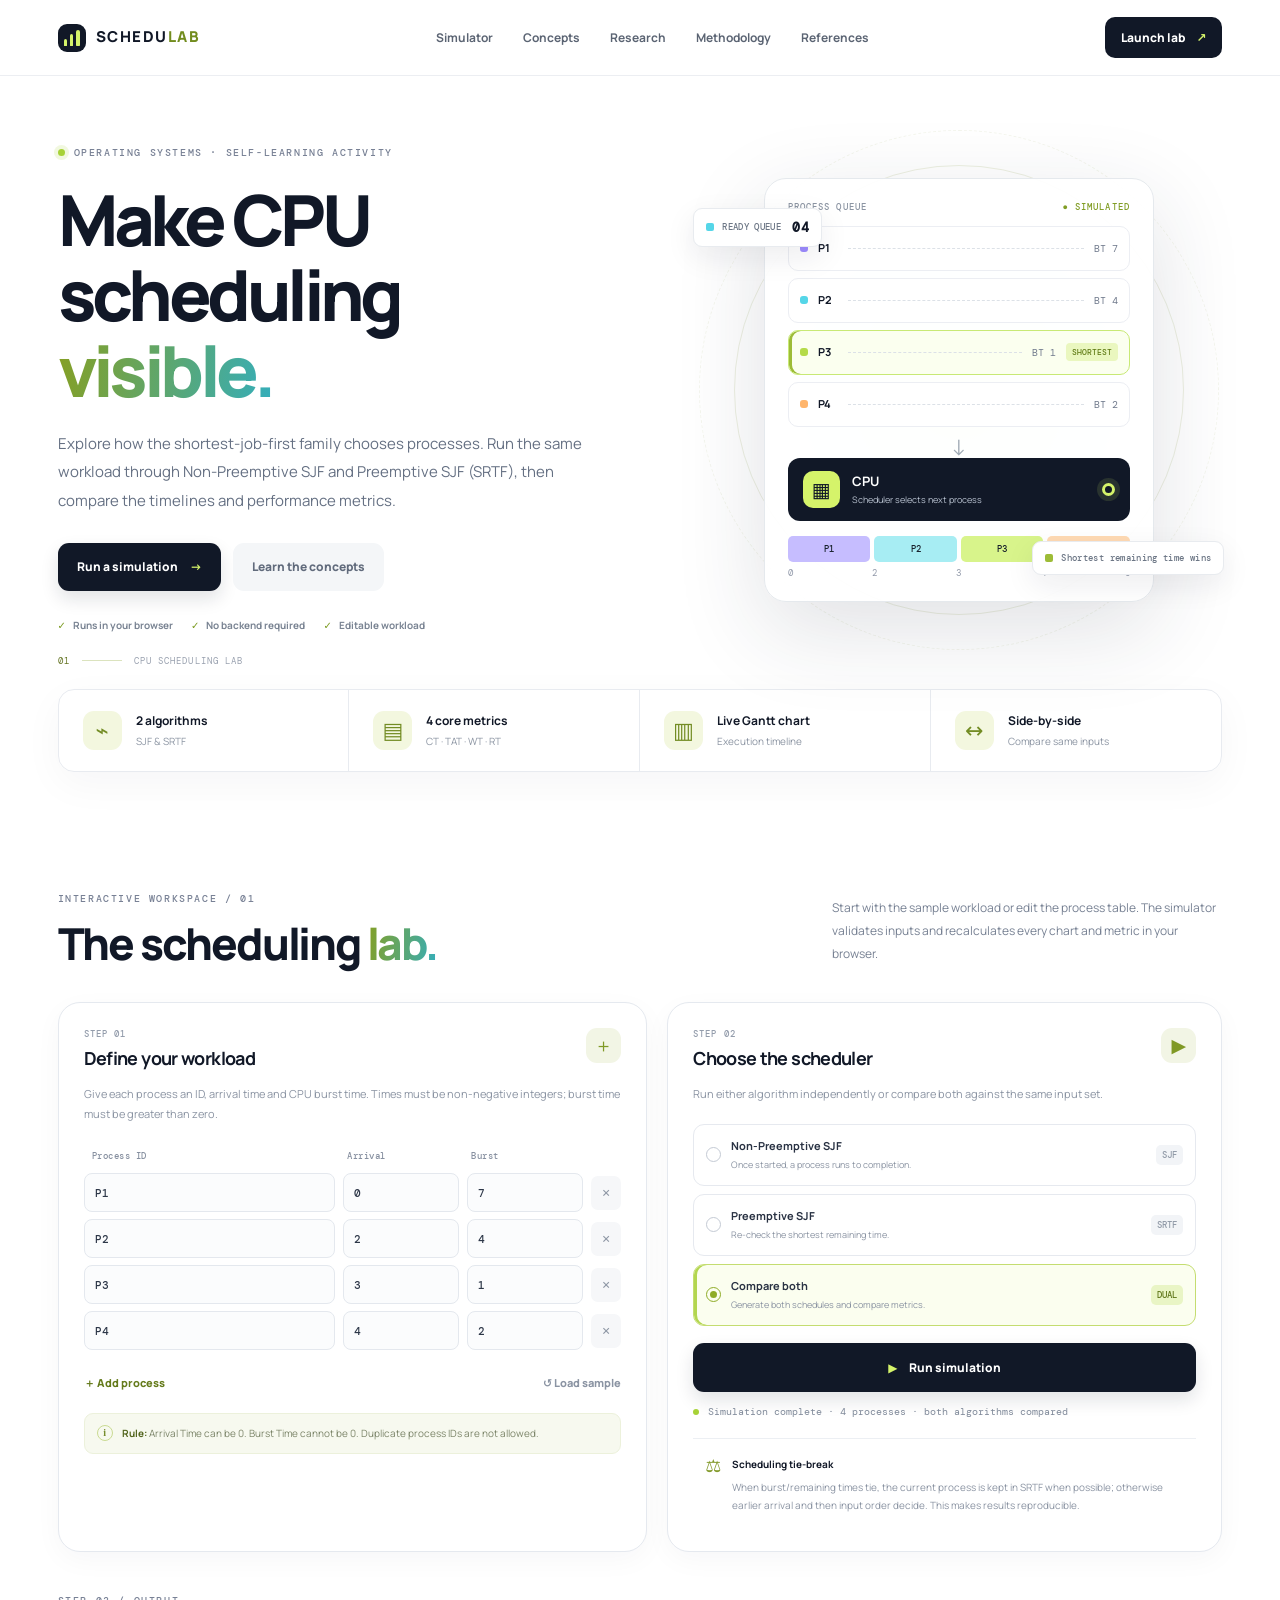
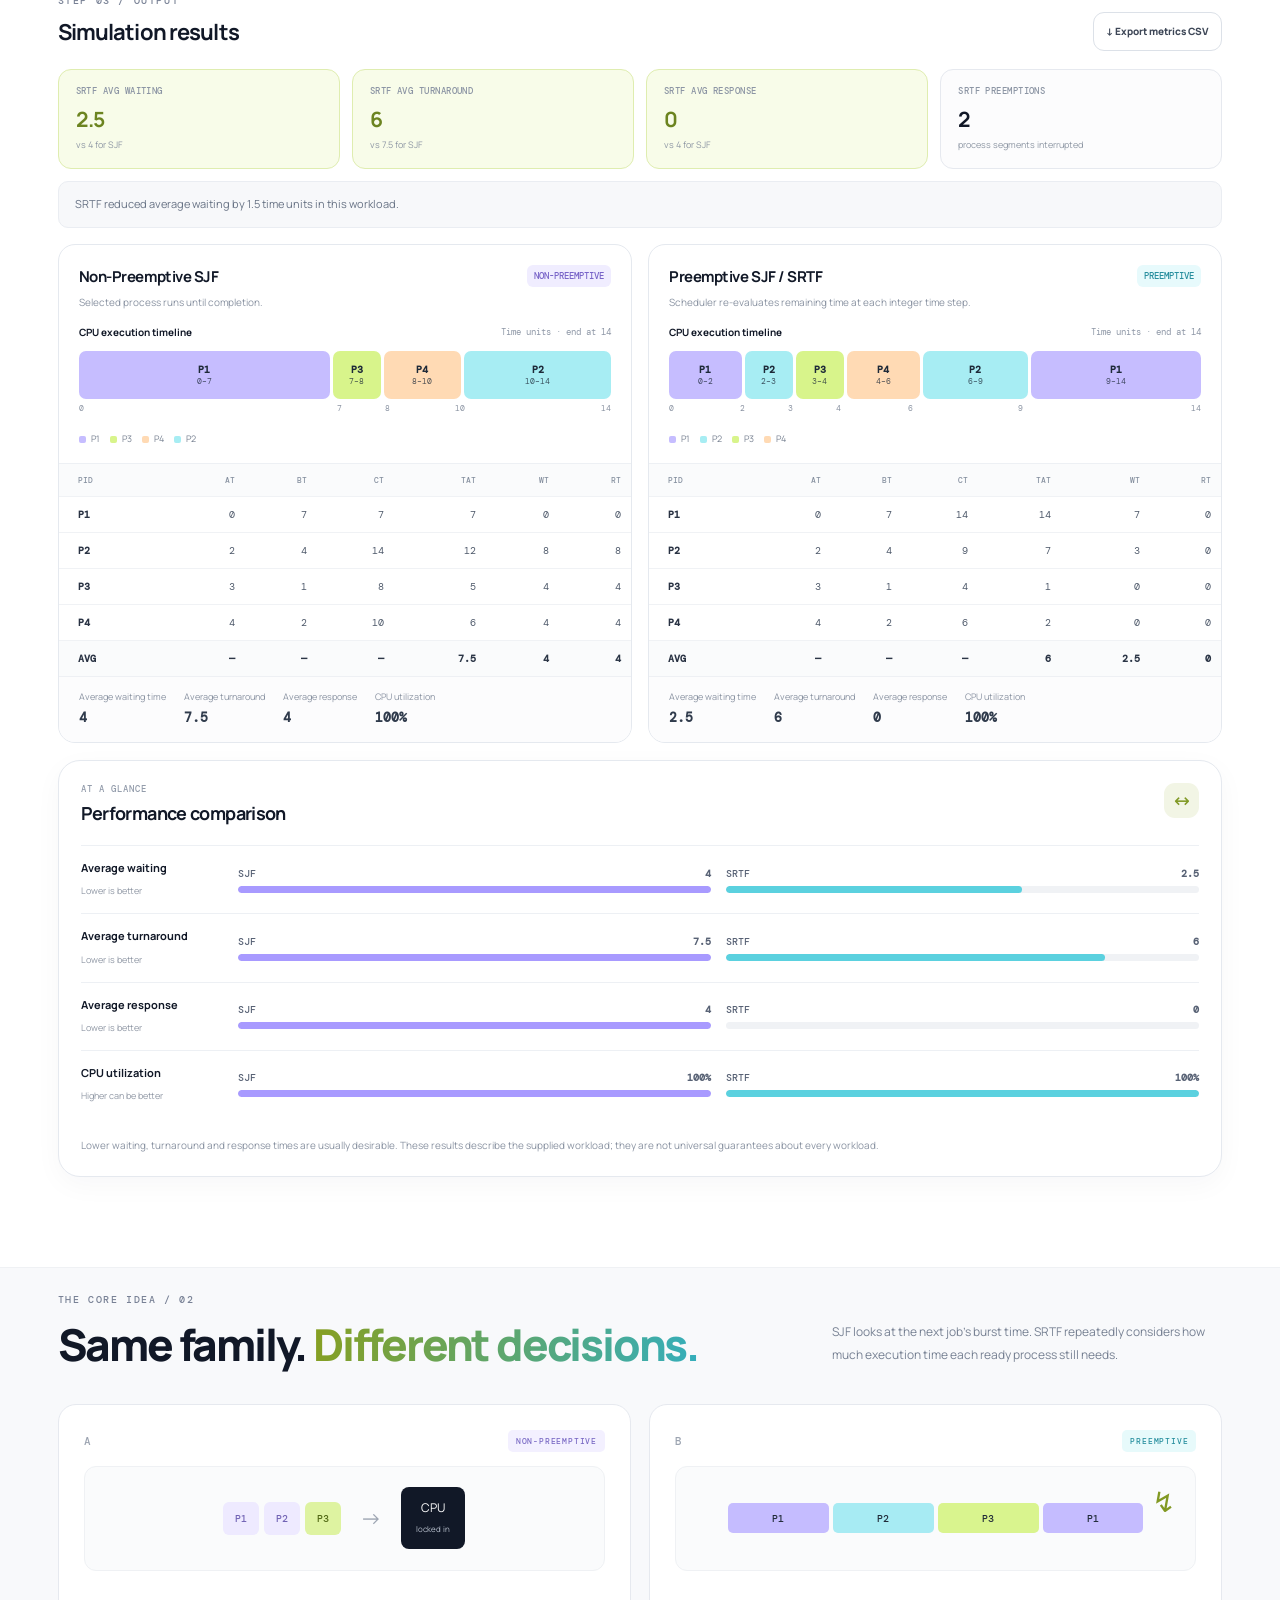
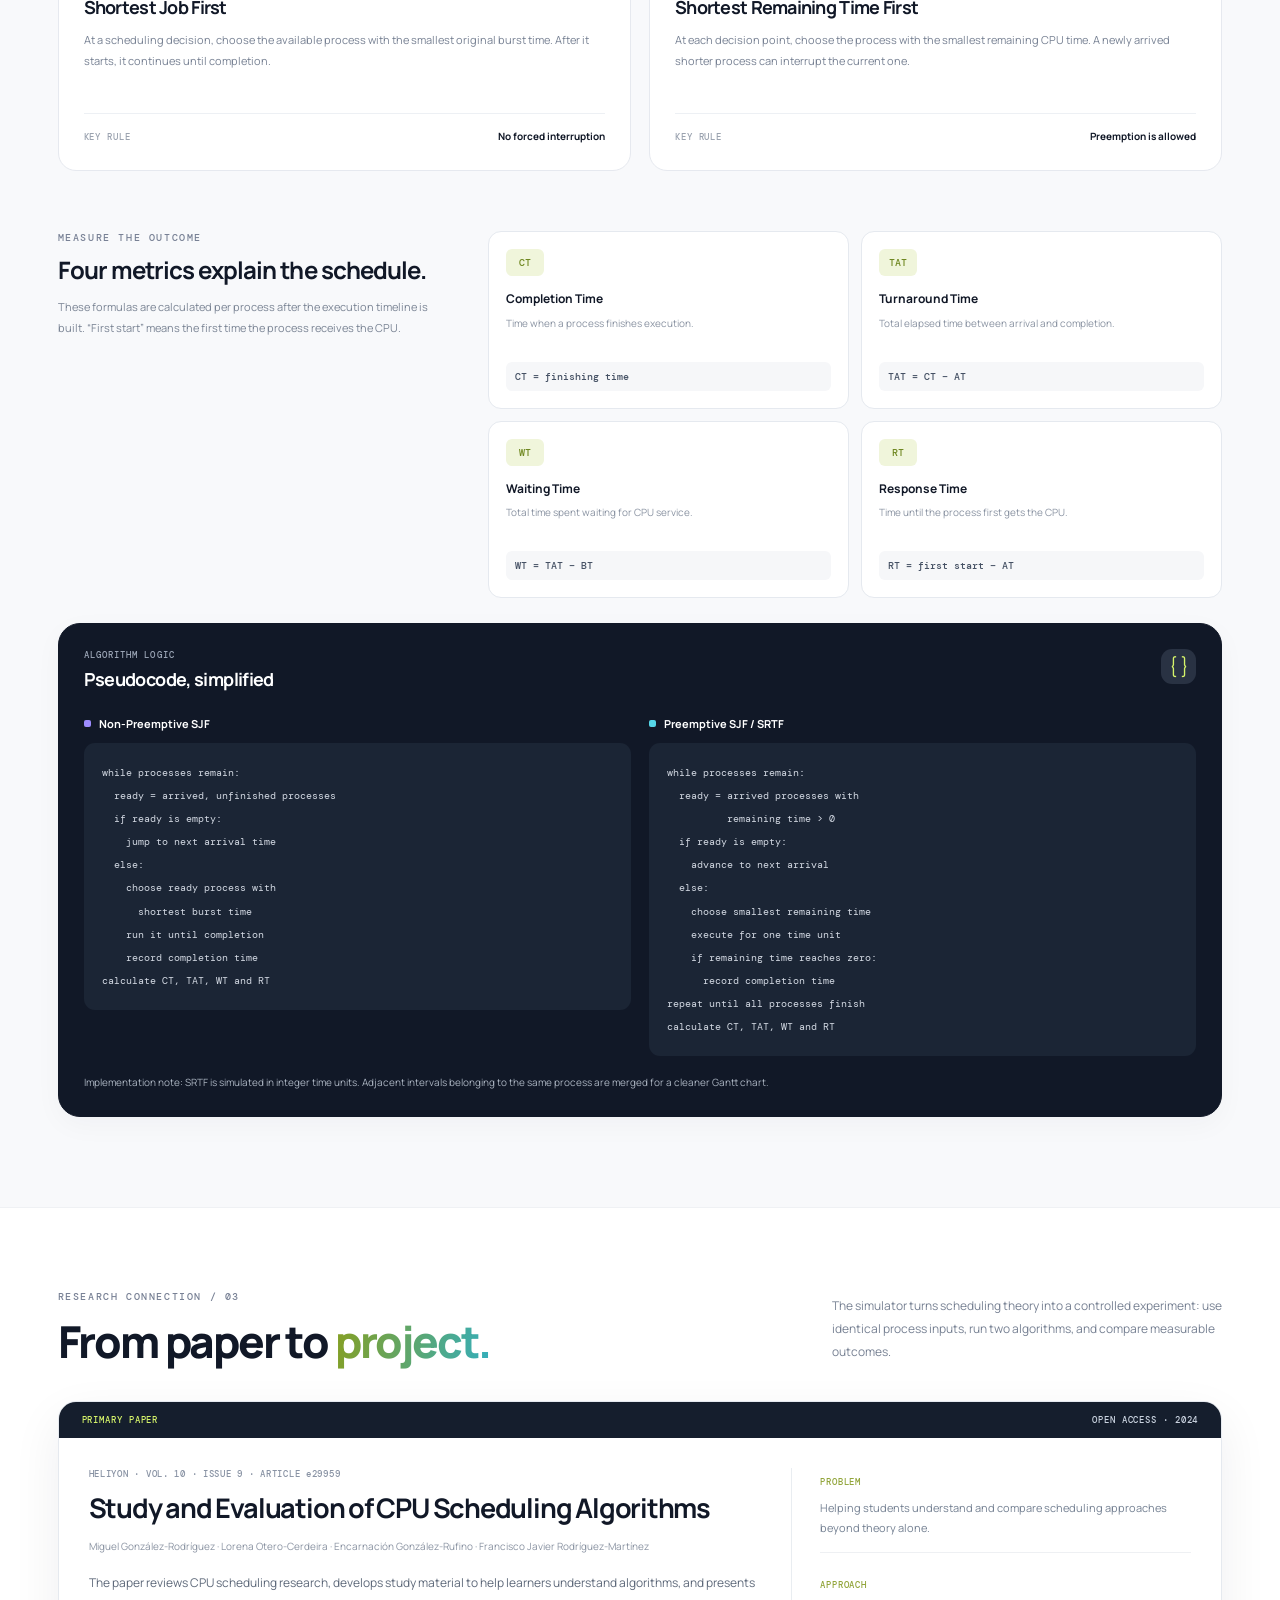
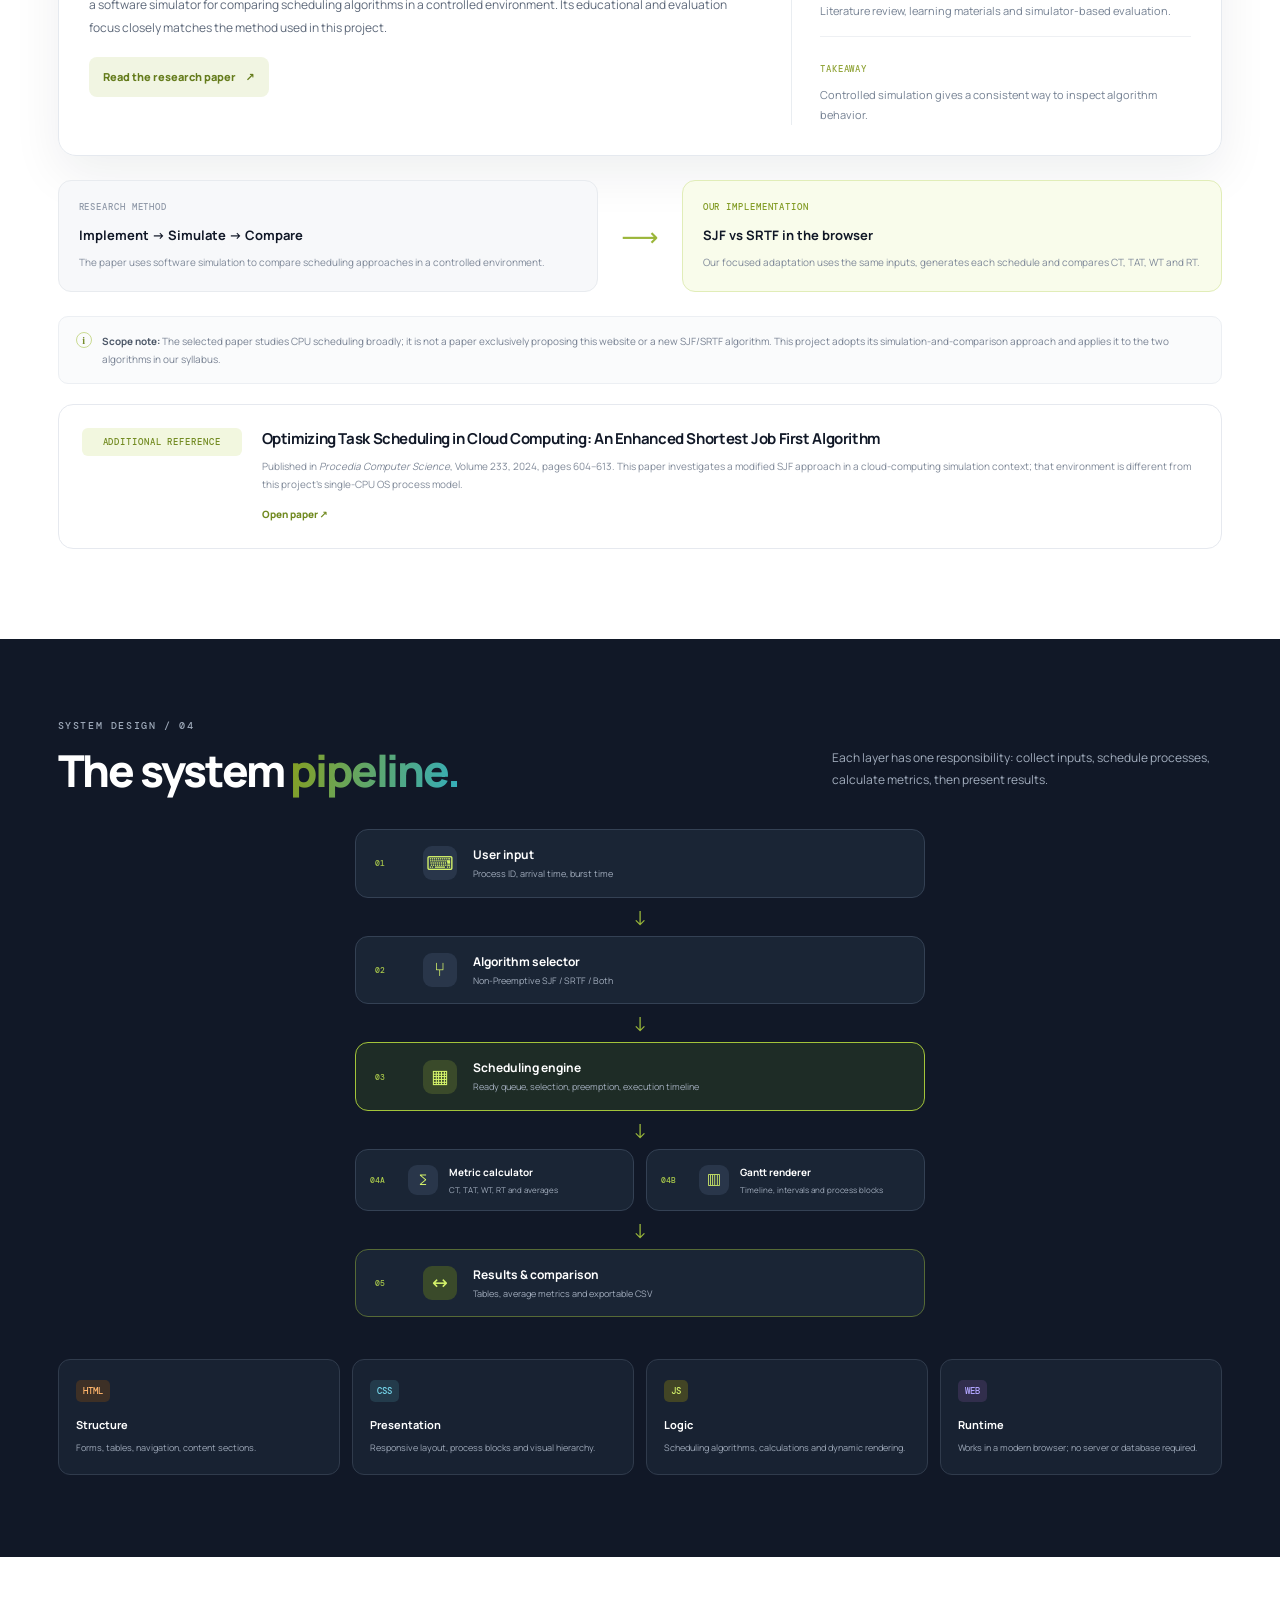
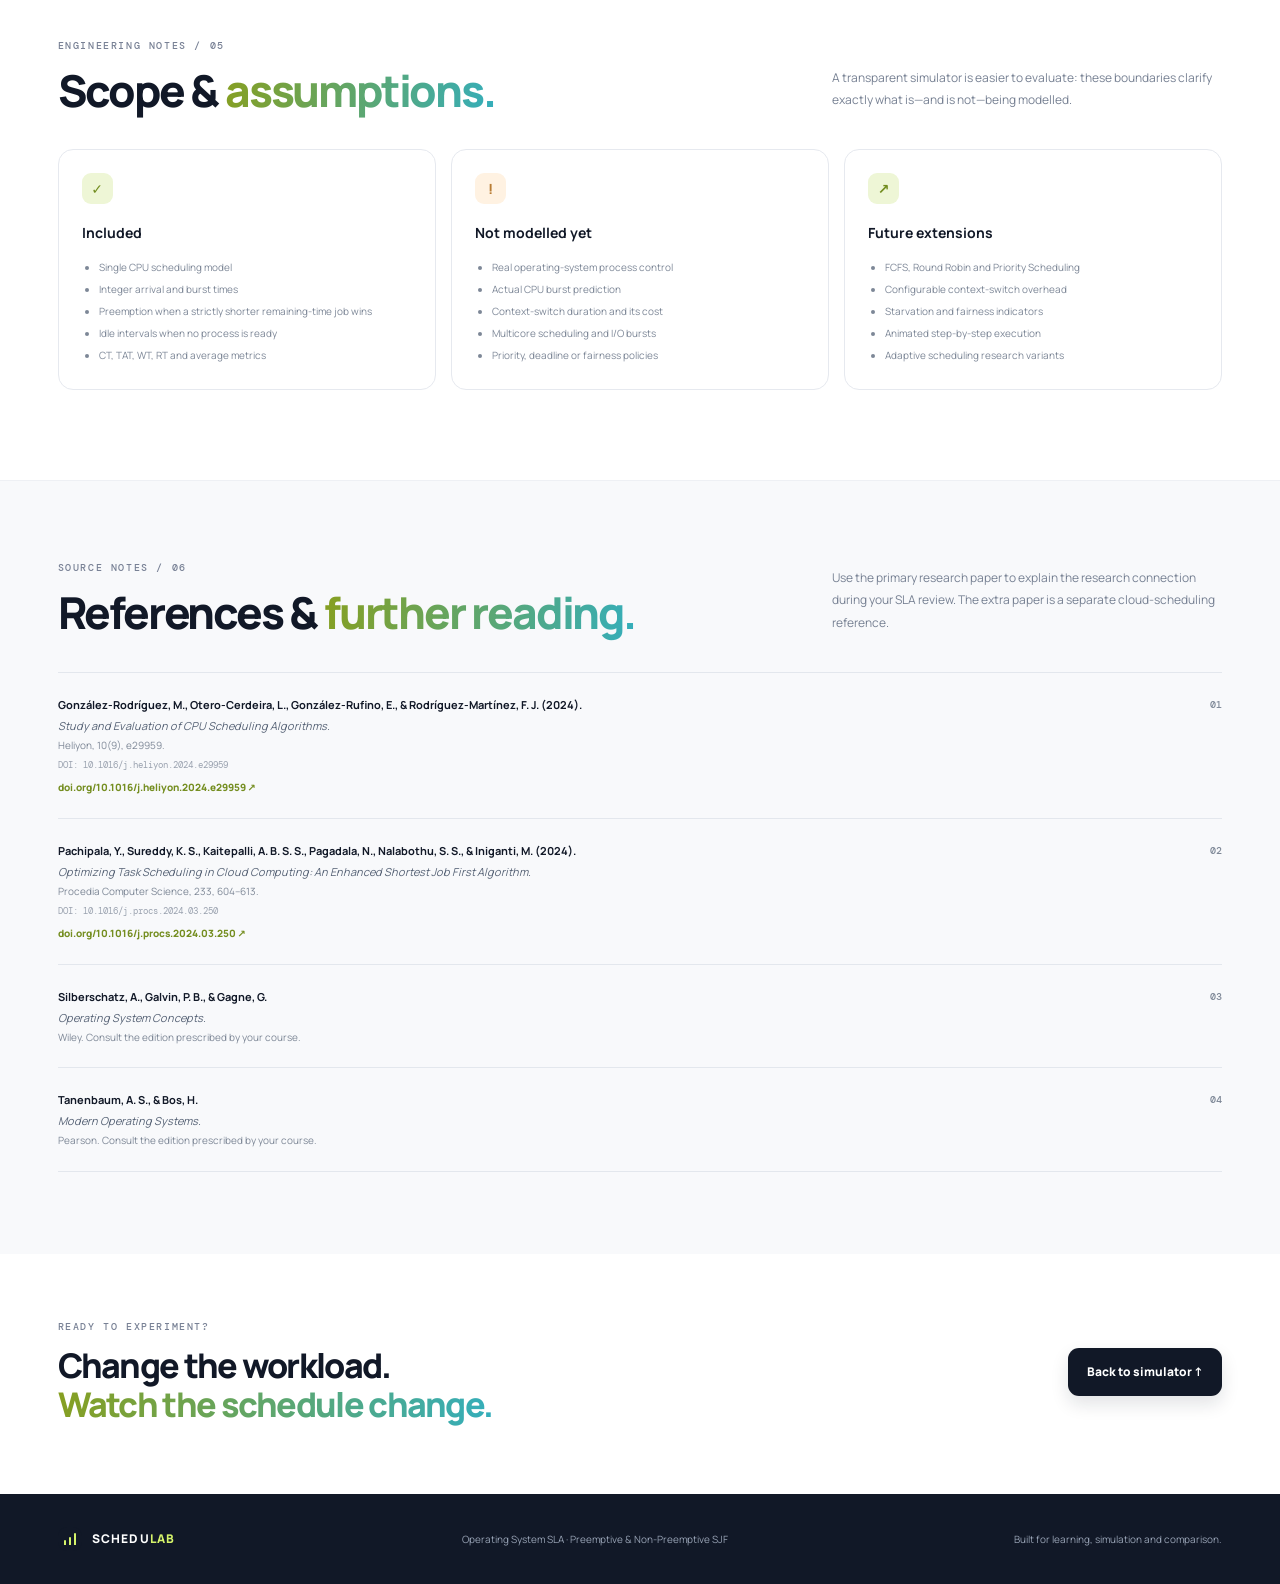
<file: index.html>
<!doctype html>
<html lang="en">
<head>
  <meta charset="utf-8">
  <meta name="viewport" content="width=device-width, initial-scale=1">
  <meta name="description" content="An interactive educational CPU scheduling simulator for Non-Preemptive Shortest Job First and Preemptive Shortest Remaining Time First.">
  <meta name="theme-color" content="#111827">
  <title>SCHEDULAB — SJF & SRTF Simulator</title>
  <style>
@import url('https://fonts.googleapis.com/css2?family=DM+Mono:wght@400;500&family=Manrope:wght@400;500;600;700;800&display=swap');
:root{--ink:#111827;--ink-2:#1f2937;--slate:#667085;--muted:#8a93a3;--line:#e6e9ef;--paper:#f7f8fb;--white:#fff;--lime:#d5f36a;--lime-deep:#9dbc37;--cyan:#55d6e8;--purple:#9d8cff;--orange:#ffb56c;--shadow:0 18px 50px rgba(18,28,47,.07);--radius:22px}*{box-sizing:border-box}html{scroll-behavior:smooth;scroll-padding-top:90px}body{margin:0;background:#fff;color:var(--ink);font-family:Manrope,system-ui,-apple-system,BlinkMacSystemFont,"Segoe UI",sans-serif;font-size:14px;line-height:1.65}button,input,a{font:inherit}button{cursor:pointer}a{color:inherit;text-decoration:none}.top-progress{position:fixed;z-index:1000;top:0;left:0;width:0;height:3px;background:var(--lime);transition:width .1s}.site-header{height:76px;padding:0 max(4.5vw,22px);display:flex;align-items:center;justify-content:space-between;border-bottom:1px solid #eceef2;background:rgba(255,255,255,.94);backdrop-filter:blur(14px);position:sticky;top:0;z-index:100}.brand{display:inline-flex;align-items:center;gap:10px;font-size:15px;font-weight:800;letter-spacing:.1em}.brand-accent{color:#728c1e}.brand-mark{height:28px;width:28px;border-radius:9px;display:flex;align-items:flex-end;gap:3px;padding:6px;background:var(--ink)}.brand-mark span{flex:1;border-radius:3px 3px 1px 1px;background:var(--lime)}.brand-mark span:nth-child(1){height:40%}.brand-mark span:nth-child(2){height:70%}.brand-mark span:nth-child(3){height:100%}.main-nav{display:flex;gap:30px;color:#5b6473;font-size:12px;font-weight:700}.main-nav a:hover{color:var(--ink)}.nav-cta{font-size:12px;font-weight:800;background:var(--ink);color:white;padding:11px 16px;border-radius:10px}.nav-cta span{color:var(--lime);margin-left:9px}.section-wrap{width:min(1180px,91%);margin:0 auto}.hero{min-height:560px;display:grid;grid-template-columns:1.05fr .95fr;gap:55px;align-items:center;padding-top:70px;padding-bottom:55px;position:relative}.eyebrow{font:500 10px 'DM Mono',monospace;letter-spacing:.16em;color:#788195;display:flex;align-items:center;gap:9px}.status-dot{width:7px;height:7px;border-radius:50%;background:#a7d237;display:inline-block;box-shadow:0 0 0 4px rgba(167,210,55,.16)}h1,h2,h3,p{margin-top:0}h1{font-size:clamp(45px,5.5vw,74px);line-height:1.07;letter-spacing:-.065em;margin:23px 0 22px;font-weight:800}h2{font-size:clamp(30px,3.6vw,44px);line-height:1.15;letter-spacing:-.05em;margin:13px 0 0;font-weight:800}.gradient-text{background:linear-gradient(100deg,#879f20 0%,#34aebc 100%);-webkit-background-clip:text;background-clip:text;color:transparent}.hero-lede{max-width:545px;color:#657083;font-size:15px;line-height:1.9}.hero-actions{display:flex;align-items:center;gap:12px;margin-top:28px}.button{border:1px solid transparent;border-radius:11px;padding:13px 18px;font-size:12px;font-weight:800;display:inline-flex;align-items:center;justify-content:center;gap:12px;transition:transform .15s,box-shadow .15s,background .15s}.button:hover{transform:translateY(-2px)}.button-primary{background:var(--ink);color:white;box-shadow:0 8px 18px rgba(17,24,39,.12)}.button-primary span{color:var(--lime)}.button-primary:hover{box-shadow:0 12px 25px rgba(17,24,39,.2)}.button-quiet{color:#616b7c;background:#f4f6f8}.button-outline{background:white;border-color:#dce1e8;color:#3e4757}.hero-meta{display:flex;flex-wrap:wrap;gap:18px;margin-top:26px;font-size:10px;color:#7a8493;font-weight:700}.mini-check{font-style:normal;color:#79991d;margin-right:5px}.hero-visual{position:relative;min-height:440px;display:flex;align-items:center;justify-content:center}.visual-glow{position:absolute;width:370px;height:370px;background:radial-gradient(circle,rgba(208,240,104,.26) 0%,rgba(85,214,232,.09) 48%,transparent 72%);border-radius:50%}.pipeline-card{z-index:2;position:relative;width:min(390px,93%);padding:22px 23px;background:rgba(255,255,255,.94);border:1px solid #e5e9ed;border-radius:22px;box-shadow:0 27px 90px rgba(34,46,64,.14)}.pipeline-head{font:500 9px 'DM Mono',monospace;letter-spacing:.12em;color:#8b94a2;display:flex;justify-content:space-between;margin-bottom:13px}.live-tag{color:#819d25}.process-chip{height:45px;border:1px solid #eceef3;border-radius:10px;margin-bottom:7px;display:flex;align-items:center;gap:10px;padding:0 11px;font-size:11px;position:relative;background:white}.process-chip b{width:20px}.process-chip small{font:10px 'DM Mono',monospace;color:#707a8c}.process-dot{height:8px;width:8px;display:inline-block;border-radius:3px}.dot-purple{background:var(--purple)}.dot-cyan{background:var(--cyan)}.dot-lime{background:#b4db49}.dot-orange{background:var(--orange)}.chip-line{flex:1;border-top:1px dashed #dce1e7}.active-chip{border-color:#c8e975;background:#fbffef;box-shadow:inset 3px 0 var(--lime-deep)}.shortest-tag{font:500 8px 'DM Mono',monospace;color:#617b16;background:#eaf7bf;padding:4px 6px;border-radius:4px}.cpu-arrow{text-align:center;height:24px;color:#a1acb6;font-size:22px;line-height:24px}.cpu-block{display:flex;align-items:center;gap:12px;background:var(--ink);color:white;padding:13px 15px;border-radius:12px;position:relative;overflow:hidden}.cpu-icon{height:37px;width:37px;border-radius:10px;display:grid;place-items:center;color:var(--ink);background:var(--lime);font-size:20px}.cpu-block b{display:block;font-size:13px}.cpu-block small{display:block;color:#b9c2d0;font-size:9px}.cpu-pulse{margin-left:auto;height:13px;width:13px;border:3px solid var(--lime);border-radius:50%;box-shadow:0 0 0 5px rgba(213,243,106,.12)}.mini-gantt{display:flex;margin-top:15px;gap:4px;height:26px}.mini-seg{flex:1;border-radius:5px;display:grid;place-items:center;font:500 9px 'DM Mono',monospace;color:#17202b}.seg-purple{background:#c6bdff}.seg-cyan{background:#a7edf3}.seg-lime{background:#d8f48b}.seg-orange{background:#ffdab4}.mini-times{display:flex;justify-content:space-between;font:9px 'DM Mono',monospace;color:#929aaa;padding-top:5px}.floating-label{position:absolute;z-index:3;display:flex;align-items:center;gap:8px;border:1px solid #e8ebef;background:white;box-shadow:0 10px 30px rgba(22,31,47,.08);border-radius:9px;padding:10px 12px;color:#6c7685;font:500 9px 'DM Mono',monospace;letter-spacing:.04em}.floating-label strong{font-size:13px;color:var(--ink);margin-left:3px}.label-top{top:38px;left:-2px}.label-bottom{bottom:35px;right:-2px}.tiny-square,.legend-square{width:8px;height:8px;border-radius:2px;display:inline-block}.square-cyan{background:var(--cyan)}.legend-square{background:var(--lime-deep)}.hero-orbit{position:absolute;border:1px solid #edf0e2;border-radius:50%;z-index:0}.orbit-one{height:450px;width:450px}.orbit-two{height:520px;width:520px;border-style:dashed;opacity:.6}.hero-index{position:absolute;bottom:22px;left:0;display:flex;align-items:center;gap:12px;color:#99a1af;font:9px 'DM Mono',monospace;letter-spacing:.12em}.hero-index span:first-child{color:#637321}.index-line{width:40px;border-top:1px solid #dbe3be}.quick-facts{display:grid;grid-template-columns:repeat(4,1fr);border:1px solid #e8ebf0;border-radius:16px;box-shadow:0 12px 40px rgba(21,30,47,.04);margin-bottom:95px}.fact{padding:21px 24px;display:flex;align-items:center;gap:14px;border-right:1px solid #e8ebf0}.fact:last-child{border:0}.fact-icon{display:grid;place-items:center;width:39px;height:39px;background:#f3f7df;color:#738c24;border-radius:11px;font-size:22px}.fact strong,.fact small{display:block}.fact strong{font-size:12px}.fact small{font-size:10px;color:#8b94a2;margin-top:2px}.section-block{padding-top:25px;padding-bottom:90px}.section-heading{display:flex;justify-content:space-between;align-items:flex-end;gap:30px;margin-bottom:34px}.section-heading>p{width:390px;max-width:44%;font-size:12px;line-height:1.9;color:#778193;margin:0 0 3px}.lab-layout{display:grid;grid-template-columns:1.03fr .97fr;gap:20px}.panel{border:1px solid #e5e9ef;background:white;border-radius:var(--radius);padding:25px;box-shadow:0 8px 28px rgba(23,32,50,.035)}.panel-heading{display:flex;align-items:flex-start;justify-content:space-between;gap:16px}.panel-kicker{font:500 9px 'DM Mono',monospace;color:#939cab;letter-spacing:.12em;display:block;margin-bottom:7px}.panel h3{font-size:18px;line-height:1.3;letter-spacing:-.035em;margin:0}.panel-icon{height:35px;width:35px;display:grid;place-items:center;border-radius:11px;background:#f2f5e5;color:#809925;font-size:19px}.panel-description{color:#8a93a2;font-size:11px;line-height:1.8;margin:13px 0 20px}.process-table-wrap{overflow-x:auto}.input-table{width:100%;border-collapse:separate;border-spacing:0 7px;min-width:390px}.input-table th{text-align:left;font:500 9px 'DM Mono',monospace;letter-spacing:.06em;color:#8790a0;padding:0 8px 4px}.input-table th:last-child{width:33px}.input-table td{padding:0 4px}.input-table td:first-child{padding-left:0}.input-table td:last-child{padding-right:0}.input-table input{width:100%;height:39px;border:1px solid #e4e8ee;border-radius:8px;padding:0 10px;color:#2d3748;background:#fbfcfd;font:500 11px 'DM Mono',monospace;outline:none;min-width:45px}.input-table input:focus{border-color:#b6d753;box-shadow:0 0 0 3px rgba(213,243,106,.2);background:white}.input-table .id-input{min-width:77px}.remove-row{border:0;background:#f6f7f9;color:#8c95a3;border-radius:7px;width:30px;height:34px;font-size:17px}.remove-row:hover{background:#fff0ef;color:#c75050}.input-actions{display:flex;align-items:center;justify-content:space-between;margin:14px 0 17px}.text-button{border:0;background:none;color:#657b1c;font-size:11px;font-weight:800;padding:3px 0}.text-button:hover{text-decoration:underline}.text-button.muted{color:#8b94a3}.input-note{display:flex;align-items:flex-start;gap:9px;background:#f7f9ef;border:1px solid #ecf1db;border-radius:9px;padding:11px 12px;color:#7c8569;font-size:10px;line-height:1.7}.note-icon{width:16px;height:16px;flex:0 0 16px;border-radius:50%;display:inline-grid;place-items:center;color:#768d2d;border:1px solid #cadb92;font:bold 10px Georgia,serif}.input-note b{color:#556720}.validation-message{margin-top:12px;background:#fff1ef;border:1px solid #ffd4ce;color:#aa3a31;padding:10px 12px;border-radius:8px;font-size:11px}.algorithm-choice{display:grid;gap:8px}.algorithm-option{border:1px solid #e6e9ef;background:white;border-radius:11px;padding:12px;display:flex;align-items:center;gap:10px;text-align:left;width:100%;transition:.15s}.algorithm-option:hover{border-color:#ccd5e0}.algorithm-option.selected{border-color:#c4dd70;background:#fbfeef;box-shadow:inset 3px 0 #b3d64f}.option-radio{width:15px;height:15px;border:1.5px solid #c4cad4;border-radius:50%;flex:0 0 15px;position:relative}.selected .option-radio{border-color:#8fac27}.selected .option-radio:after{content:"";position:absolute;inset:3px;border-radius:50%;background:#8fac27}.algorithm-option b{display:block;font-size:11px;color:#293243}.algorithm-option small{display:block;color:#8a93a2;font-size:9px;margin-top:3px}.option-code{margin-left:auto;color:#929ba8;background:#f2f4f7;border-radius:5px;padding:4px 6px;font:500 9px 'DM Mono',monospace}.selected .option-code{background:#e9f5c5;color:#62791d}.run-button{width:100%;margin-top:17px;padding:14px}.engine-status{font:10px 'DM Mono',monospace;color:#7f8999;display:flex;align-items:center;gap:9px;margin-top:13px}.engine-status .status-dot{height:6px;width:6px;box-shadow:none}.rule-box{display:flex;gap:11px;margin-top:20px;padding:12px;border-top:1px solid #eceff3}.rule-box-icon{color:#849b2d;font-size:18px}.rule-box b{font-size:10px}.rule-box p{font-size:10px;line-height:1.8;color:#8a93a2;margin:4px 0 0}.results-heading{display:flex;justify-content:space-between;align-items:flex-end;margin:42px 0 18px}.results-heading .eyebrow{margin-bottom:7px}.results-heading h3{font-size:22px;letter-spacing:-.04em;margin:0}.results-heading .button{font-size:10px;padding:10px 12px}.results-empty{border:1px dashed #d9dee6;border-radius:14px;padding:45px;text-align:center;color:#8791a2}.empty-symbol{font-size:30px;color:#a5bd49;display:block;margin-bottom:6px}.results-empty b{color:#384254}.results-empty p{font-size:11px;margin:5px 0 0}.compare-summary{display:grid;grid-template-columns:repeat(4,1fr);gap:12px;margin-bottom:16px}.summary-card{border:1px solid #e6e9ef;background:#fcfcfd;padding:15px 17px;border-radius:13px}.summary-card span{display:block;font:500 9px 'DM Mono',monospace;color:#8c95a4;letter-spacing:.05em}.summary-card b{display:block;font-size:21px;letter-spacing:-.04em;margin-top:5px}.summary-card small{display:block;font-size:9px;color:#8e97a4;margin-top:2px}.summary-card.best{background:#f8fce9;border-color:#dfedb0}.summary-card.best b{color:#6c8420}.result-grid{display:grid;grid-template-columns:repeat(2,minmax(0,1fr));gap:16px}.result-card{border:1px solid #e5e9ef;border-radius:17px;overflow:hidden;background:white;min-width:0}.result-card-head{padding:20px 20px 14px;display:flex;justify-content:space-between;align-items:flex-start;gap:10px}.result-card-head h4{font-size:15px;margin:0 0 4px;letter-spacing:-.03em}.result-card-head p{font-size:10px;color:#8a93a2;margin:0}.algorithm-pill{font:500 9px 'DM Mono',monospace;border-radius:6px;padding:5px 7px;background:#f1f3f7;color:#717b8d;white-space:nowrap}.pill-np{background:#f0edff;color:#7864c8}.pill-srtf{background:#e7fafc;color:#278e9e}.gantt-section{padding:0 20px 17px}.gantt-title{display:flex;justify-content:space-between;align-items:center;margin-bottom:10px}.gantt-title b{font-size:10px}.gantt-title span{font:9px 'DM Mono',monospace;color:#8e97a6}.gantt-scroll{overflow-x:auto;padding-bottom:6px}.gantt-track{display:flex;min-width:max-content;width:100%;height:48px;gap:3px}.gantt-segment{flex:var(--dur) 1 0;min-width:48px;border-radius:7px;display:flex;flex-direction:column;justify-content:center;align-items:center;color:#1d2938;position:relative;padding:0 4px;overflow:hidden}.gantt-segment strong{font:600 10px 'DM Mono',monospace}.gantt-segment small{font:8px 'DM Mono',monospace;opacity:.78}.gantt-segment.idle-segment{background:repeating-linear-gradient(135deg,#f0f2f5,#f0f2f5 5px,#e2e6ec 5px,#e2e6ec 8px);color:#7d8695}.gantt-times{display:flex;min-width:max-content;width:100%;margin-top:4px}.gantt-time{flex:var(--dur) 1 0;min-width:48px;position:relative;height:16px;font:8px 'DM Mono',monospace;color:#8a93a2}.gantt-time:first-child{text-align:left}.gantt-time span{position:absolute;right:-3px;top:0}.gantt-time:last-child span{right:0}.chart-legend{display:flex;flex-wrap:wrap;gap:10px;margin-top:7px}.chart-legend span{display:flex;align-items:center;gap:5px;font-size:9px;color:#778191}.legend-dot{width:7px;height:7px;border-radius:2px;display:inline-block}.metrics-table-wrap{overflow-x:auto;border-top:1px solid #edf0f4}.metrics-table{width:100%;border-collapse:collapse;white-space:nowrap}.metrics-table th{background:#fafbfc;color:#8791a0;font:500 8px 'DM Mono',monospace;padding:11px 10px;text-align:right}.metrics-table th:first-child,.metrics-table td:first-child{text-align:left;padding-left:19px}.metrics-table td{font:10px 'DM Mono',monospace;text-align:right;border-top:1px solid #f0f2f5;padding:11px 10px;color:#4f5a6b}.metrics-table td:first-child{font-weight:600;color:#293243}.metrics-table tfoot td{font-weight:700;color:#2b3546;background:#fafbfc}.result-card-foot{padding:13px 20px;background:#fcfcfd;border-top:1px solid #eef0f4;display:flex;gap:18px;flex-wrap:wrap}.result-card-foot span{font-size:9px;color:#8a93a2}.result-card-foot b{display:block;color:#303b4c;font-size:13px;font-family:'DM Mono',monospace;margin-top:2px}.comparison-panel{margin-top:17px;padding:22px}.metric-comparison{margin-top:20px}.compare-row{display:grid;grid-template-columns:142px 1fr 1fr;gap:15px;align-items:center;padding:13px 0;border-top:1px solid #edf0f4}.compare-label b{display:block;font-size:11px}.compare-label small{font-size:9px;color:#9098a5}.compare-bar-col{min-width:0}.compare-value-line{display:flex;justify-content:space-between;font:500 10px 'DM Mono',monospace;color:#586275;margin-bottom:6px}.compare-bar-bg{height:7px;border-radius:9px;background:#f0f2f5;overflow:hidden}.compare-bar{height:100%;border-radius:9px;transition:width .3s}.bar-np{background:#a89aff}.bar-srtf{background:#5bd1df}.comparison-footnote{font-size:10px;color:#8a93a2;line-height:1.8;margin:18px 0 0}.concepts-section{background:#f8f9fb;border-top:1px solid #eff1f4;border-bottom:1px solid #eff1f4}.concepts-section .section-block{padding-bottom:90px}.concept-grid{display:grid;grid-template-columns:1fr 1fr;gap:18px}.concept-card{background:white;border:1px solid #e6e9ef;border-radius:18px;padding:25px}.concept-top{display:flex;justify-content:space-between;align-items:center}.concept-number{font:500 11px 'DM Mono',monospace;color:#9ca4b1}.concept-tag{font:500 8px 'DM Mono',monospace;letter-spacing:.1em;border-radius:5px;padding:6px 8px;background:#f3f0ff;color:#7a6ac5}.concept-srtf .concept-tag{background:#e7fafb;color:#278f9e}.concept-illustration{height:105px;display:flex;align-items:center;justify-content:center;gap:19px;margin:14px 0 22px;background:#fafbfc;border:1px solid #eff1f4;border-radius:12px;position:relative;overflow:hidden}.queue-mini{display:flex;gap:5px}.queue-mini span{background:#eeeaff;color:#7163b4;padding:10px 12px;border-radius:6px;font:500 10px 'DM Mono',monospace}.queue-mini .queue-highlight{background:#def3a1;color:#516914}.arrow-line{color:#9da5b2;font-size:22px}.cpu-mini{background:var(--ink);color:white;border-radius:8px;padding:11px 15px;text-align:center;font-size:12px}.cpu-mini small{font-size:8px;color:#bbc3d0}.timeline-mini{display:flex;gap:4px;width:80%;height:30px}.timeline-mini span{flex:1;display:grid;place-items:center;border-radius:5px;font:500 10px 'DM Mono',monospace;color:#202a38}.t-purple{background:#c5bcff}.t-cyan{background:#a7ebf3}.t-lime{background:#d9f48e}.interrupt-mark{position:absolute;font-size:28px;color:#829923;top:11px;right:20px}.concept-card h3{font-size:18px;letter-spacing:-.04em;margin-bottom:8px}.concept-card>p{font-size:11px;color:#778193;line-height:1.9;min-height:65px}.concept-rule{display:flex;justify-content:space-between;align-items:center;margin-top:18px;padding-top:14px;border-top:1px solid #edf0f4}.concept-rule span{font:500 9px 'DM Mono',monospace;letter-spacing:.1em;color:#9aa2af}.concept-rule b{font-size:10px}.formula-section{display:grid;grid-template-columns:.7fr 1.3fr;gap:35px;margin-top:60px;align-items:start}.formula-copy h3{font-size:24px;line-height:1.2;letter-spacing:-.04em;margin:12px 0}.formula-copy p{font-size:11px;line-height:1.9;color:#7a8494}.formula-grid{display:grid;grid-template-columns:1fr 1fr;gap:12px}.formula-card{border:1px solid #e5e9ef;border-radius:13px;background:white;padding:17px}.formula-symbol{display:inline-grid;place-items:center;min-width:38px;height:27px;padding:0 7px;border-radius:6px;background:#f0f5db;color:#6f8720;font:500 10px 'DM Mono',monospace;margin-bottom:13px}.formula-card b{display:block;font-size:12px}.formula-card p{font-size:10px;color:#8a93a2;line-height:1.7;margin:6px 0 13px;min-height:34px}.formula-code{background:#f6f7f9;border-radius:6px;padding:8px 9px;color:#455164;font:500 10px 'DM Mono',monospace}.pseudocode-panel{margin-top:25px;background:#111827;border-color:#111827;color:white}.pseudocode-panel .panel-kicker{color:#9ba5b6}.pseudocode-panel .panel-icon{background:#293243;color:var(--lime)}.pseudocode-panel h3{color:white}.pseudo-columns{display:grid;grid-template-columns:1fr 1fr;gap:18px;margin-top:23px}.pseudo-title{font-size:11px;font-weight:700;display:flex;align-items:center;gap:8px;margin-bottom:10px}.pseudo-dot{height:7px;width:7px;border-radius:2px;display:inline-block}.pseudo-columns pre{background:#1b2535;padding:18px;border-radius:11px;overflow:auto;margin:0;min-height:220px}.pseudo-columns code{font:10px/1.9 'DM Mono',monospace;color:#d3d9e3}.pseudo-note{font-size:10px;color:#aab3c0;line-height:1.8;margin:17px 0 0}.research-section{padding-top:82px}.research-card{border:1px solid #e5e9ef;border-radius:18px;overflow:hidden;box-shadow:var(--shadow)}.research-ribbon{display:flex;justify-content:space-between;align-items:center;background:#151e2d;color:#cbd4e1;padding:12px 23px;font:500 9px 'DM Mono',monospace;letter-spacing:.1em}.research-ribbon span:first-child{color:var(--lime)}.research-content{display:grid;grid-template-columns:1.25fr .75fr;gap:35px;padding:30px}.journal-label{font:500 9px 'DM Mono',monospace;color:#8993a4;letter-spacing:.08em}.research-main h3{font-size:27px;line-height:1.22;letter-spacing:-.045em;margin:12px 0}.authors{font-size:10px;color:#8a93a2;line-height:1.8}.research-summary{font-size:12px;color:#5e697a;line-height:1.9;margin:17px 0}.paper-link{display:inline-flex;align-items:center;gap:10px;background:#f1f5e2;padding:11px 14px;border-radius:8px;color:#657c1c;font-size:11px;font-weight:800}.research-facts{border-left:1px solid #e9edf1;padding-left:28px;display:flex;flex-direction:column;justify-content:space-between;gap:18px}.research-facts div{border-bottom:1px solid #eef0f3;padding-bottom:15px}.research-facts div:last-child{border:0;padding:0}.research-facts span{font:500 9px 'DM Mono',monospace;color:#92a53b;letter-spacing:.1em}.research-facts p{font-size:11px;line-height:1.8;color:#748092;margin:7px 0 0}.research-bridge{display:grid;grid-template-columns:1fr auto 1fr;gap:23px;align-items:center;margin:24px 0}.bridge-column{background:#f7f8fa;border:1px solid #e8ebef;border-radius:13px;padding:20px}.bridge-label{display:block;font:500 9px 'DM Mono',monospace;letter-spacing:.1em;color:#929baa;margin-bottom:10px}.bridge-column b{font-size:13px}.bridge-column p{font-size:10px;color:#7f8999;line-height:1.8;margin:7px 0 0}.bridge-arrow{font-size:26px;color:#9bb63a}.bridge-highlight{background:#f9fceb;border-color:#e1edb8}.bridge-highlight .bridge-label{color:#839c26}.research-caveat{display:flex;gap:10px;align-items:flex-start;padding:15px 17px;border-radius:10px;background:#fafbfc;border:1px solid #eceff3}.research-caveat p{font-size:10px;color:#788293;line-height:1.8;margin:0}.research-caveat b{color:#4d5868}.secondary-paper{margin-top:20px;padding:23px;border:1px solid #e6e9ef;border-radius:15px;display:grid;grid-template-columns:160px 1fr;gap:20px;align-items:start}.secondary-tag{font:500 9px 'DM Mono',monospace;letter-spacing:.1em;color:#738b22;background:#f2f7df;display:inline-block;padding:8px;border-radius:6px;text-align:center}.secondary-paper h3{font-size:15px;line-height:1.4;letter-spacing:-.025em;margin:0 0 8px}.secondary-paper p{font-size:10px;color:#808a99;line-height:1.8;margin-bottom:8px}.secondary-paper a{font-size:10px;font-weight:800;color:#718a20}.methodology-section{background:#111827;color:white}.methodology-section .section-block{padding-top:80px;padding-bottom:82px}.methodology-section .eyebrow{color:#9da8b8}.methodology-section .section-heading>p{color:#a2adbd}.architecture-flow{width:min(690px,100%);margin:0 auto;display:flex;flex-direction:column;align-items:center;gap:7px}.architecture-node{width:100%;max-width:570px;background:#1a2535;border:1px solid #344154;border-radius:13px;padding:15px 19px;display:grid;grid-template-columns:36px 38px 1fr;grid-template-rows:auto auto;column-gap:12px;align-items:center;position:relative}.architecture-index{font:500 8px 'DM Mono',monospace;grid-row:1/3;color:#a9c94b}.architecture-icon{grid-row:1/3;width:34px;height:34px;display:grid;place-items:center;border-radius:9px;background:#29364a;color:var(--lime);font-size:19px}.architecture-node b{font-size:12px}.architecture-node small{color:#a2adbd;font-size:9px;margin-top:2px}.architecture-core{border-color:#a3c43a;background:#1e2c26}.architecture-core .architecture-icon,.architecture-output .architecture-icon{background:#3a4a2a}.architecture-split{width:100%;max-width:570px;display:grid;grid-template-columns:1fr 1fr;gap:12px}.architecture-split .architecture-node{grid-template-columns:30px 33px 1fr;padding:14px;column-gap:8px}.architecture-split .architecture-icon{width:30px;height:30px;font-size:15px}.architecture-split .architecture-node b{font-size:10px}.architecture-split .architecture-node small{font-size:8px}.flow-arrow{color:#9bb93a;font-size:20px;line-height:1.2}.architecture-output{border-color:#566a36}.tech-stack{display:grid;grid-template-columns:repeat(4,1fr);gap:12px;margin-top:42px}.tech-stack>div{border:1px solid #303b4c;border-radius:12px;padding:17px;background:#182232}.tech-badge{display:inline-block;font:500 9px 'DM Mono',monospace;padding:5px 7px;border-radius:5px;margin-bottom:14px}.html-badge{background:#3d3026;color:#ffb56c}.css-badge{background:#233b4b;color:#76d8ed}.js-badge{background:#424525;color:#d5f36a}.browser-badge{background:#312e4c;color:#b2a5ff}.tech-stack b{display:block;font-size:11px}.tech-stack p{font-size:9px;line-height:1.8;color:#9da8b8;margin:6px 0 0}.limitations-section{padding-top:82px}.scope-grid{display:grid;grid-template-columns:repeat(3,1fr);gap:15px}.scope-grid article{border:1px solid #e6e9ef;border-radius:15px;padding:23px}.scope-icon{height:31px;width:31px;display:grid;place-items:center;background:#eef6d6;color:#718c1e;border-radius:9px;font-weight:800;margin-bottom:17px}.scope-icon-warn{background:#fff2e2;color:#b87c34}.scope-grid h3{font-size:14px;margin-bottom:12px}.scope-grid ul{padding-left:17px;margin:0;color:#7d8797;font-size:10px;line-height:2.2}.references-section{background:#f8f9fb;border-top:1px solid #eef0f4}.references-section .section-block{padding-top:80px;padding-bottom:82px}.reference-list{list-style:none;counter-reset:refs;padding:0;margin:0;border-top:1px solid #e3e7ed}.reference-list li{display:flex;justify-content:space-between;gap:20px;padding:22px 0;border-bottom:1px solid #e3e7ed}.reference-list li>div{max-width:890px}.reference-list b,.reference-list i,.reference-list span,.reference-list small,.reference-list a{display:block}.reference-list b{font-size:11px;line-height:1.8}.reference-list i{font-size:11px;color:#586477;margin:2px 0}.reference-list span{font-size:10px;color:#7d8796}.reference-list small{font:9px 'DM Mono',monospace;color:#9aa2af;margin-top:6px}.reference-list a{font-size:10px;font-weight:800;color:#758e21;margin-top:8px}.ref-number{font:500 10px 'DM Mono',monospace;color:#a5b75d;padding-top:3px}.closing-cta{display:flex;align-items:center;justify-content:space-between;gap:30px;padding-top:66px;padding-bottom:70px}.closing-cta h2{font-size:34px;margin-top:13px}.site-footer{min-height:90px;background:#111827;color:#a4aebe;display:flex;align-items:center;justify-content:space-between;padding:22px max(4.5vw,22px);gap:20px}.footer-brand{color:white;font-size:12px}.footer-brand .brand-mark{height:24px;width:24px}.footer-brand .brand-accent{color:var(--lime)}.site-footer p,.site-footer>span{margin:0;font-size:10px;color:#98a3b5}.sr-only{position:absolute;width:1px;height:1px;padding:0;margin:-1px;overflow:hidden;clip:rect(0,0,0,0);white-space:nowrap;border:0}
@media(max-width:980px){.main-nav{gap:15px}.hero{gap:20px}.fact{padding:17px 13px}.lab-layout{grid-template-columns:1fr 1fr}.panel{padding:20px}.formula-section{grid-template-columns:1fr;gap:18px}.research-content{gap:22px;padding:24px}.result-grid{grid-template-columns:1fr}.compare-summary{grid-template-columns:repeat(2,1fr)}}
@media(max-width:720px){.site-header{height:auto;min-height:66px;padding:14px 5%;flex-wrap:wrap;gap:12px}.main-nav{order:3;width:100%;overflow-x:auto;gap:22px;padding:4px 0 1px}.main-nav a{white-space:nowrap;font-size:11px}.nav-cta{margin-left:auto}.hero{grid-template-columns:1fr;padding-top:52px;gap:15px}.hero-visual{min-height:400px}.hero-index{bottom:0}.label-top{left:2%;top:8px}.label-bottom{right:1%;bottom:5px}.quick-facts{grid-template-columns:1fr 1fr;margin-bottom:65px}.fact:nth-child(2){border-right:0}.fact:nth-child(-n+2){border-bottom:1px solid #e8ebf0}.section-block{padding-bottom:65px}.section-heading{display:block}.section-heading>p{max-width:none;width:auto;margin-top:15px}.lab-layout{grid-template-columns:1fr}.results-heading{align-items:center}.results-heading h3{font-size:19px}.results-heading .button{font-size:9px}.compare-row{grid-template-columns:95px 1fr 1fr;gap:9px}.comparison-panel{padding:18px}.concept-grid{grid-template-columns:1fr}.concept-card>p{min-height:0}.formula-grid{grid-template-columns:1fr 1fr}.pseudo-columns{grid-template-columns:1fr}.pseudo-columns pre{min-height:0}.research-content{grid-template-columns:1fr}.research-facts{border-left:0;border-top:1px solid #e9edf1;padding:20px 0 0}.research-bridge{grid-template-columns:1fr;gap:10px}.bridge-arrow{transform:rotate(90deg);text-align:center}.secondary-paper{grid-template-columns:1fr}.secondary-tag{justify-self:start}.architecture-split{grid-template-columns:1fr}.architecture-split .architecture-node{grid-template-columns:30px 33px 1fr}.tech-stack{grid-template-columns:1fr 1fr}.scope-grid{grid-template-columns:1fr}.closing-cta{display:block}.closing-cta .button{margin-top:25px}.site-footer{flex-wrap:wrap}.site-footer p{order:3;width:100%}}
@media(max-width:420px){h1{font-size:45px}.hero-visual{min-height:360px}.pipeline-card{padding:17px;width:100%}.floating-label{font-size:8px}.hero-meta{gap:10px}.quick-facts .fact{padding:13px 10px}.fact-icon{width:33px;height:33px}.fact strong{font-size:10px}.fact small{font-size:9px}.panel{padding:17px}.formula-grid{grid-template-columns:1fr}.results-heading{align-items:flex-start;gap:10px}.results-heading .button{padding:9px}.compare-summary{gap:8px}.summary-card{padding:12px}.summary-card b{font-size:18px}.compare-row{grid-template-columns:1fr;gap:9px}.compare-label small{display:inline;margin-left:7px}.research-ribbon{padding:12px 15px;font-size:8px}.research-main h3{font-size:23px}.research-content{padding:20px}.architecture-node{padding:13px;grid-template-columns:26px 33px 1fr;column-gap:8px}.architecture-node small{font-size:8px}.tech-stack{gap:8px}.tech-stack>div{padding:13px}}
@media(prefers-reduced-motion:reduce){html{scroll-behavior:auto}*,*:before,*:after{transition:none!important;animation:none!important}}
/* Gantt time labels are aligned one-for-one with their corresponding execution interval. */
.gantt-time .time-start{position:absolute;left:0;right:auto;top:0}
.gantt-time .time-end{position:absolute;right:-3px;top:0}
.gantt-time:first-child .time-start{left:0}
.gantt-time:last-child .time-end{right:0}
.summary-insight{grid-column:1/-1;padding:13px 16px;border-radius:10px;background:#f7f8fa;border:1px solid #eaedf2;color:#687385;font-size:11px;line-height:1.7}
@media(max-width:720px){.summary-insight{grid-column:1/-1}}

  </style>
</head>
<body>
  <div class="top-progress" id="topProgress"></div>
  <header class="site-header">
    <a class="brand" href="#home" aria-label="Schedulab home">
      <span class="brand-mark"><span></span><span></span><span></span></span>
      <span>SCHEDU<span class="brand-accent">LAB</span></span>
    </a>
    <nav class="main-nav" aria-label="Main navigation">
      <a href="#simulator">Simulator</a>
      <a href="#concepts">Concepts</a>
      <a href="#research">Research</a>
      <a href="#methodology">Methodology</a>
      <a href="#references">References</a>
    </nav>
    <a class="nav-cta" href="#simulator">Launch lab <span aria-hidden="true">↗</span></a>
  </header>

  <main>
    <section class="hero section-wrap" id="home">
      <div class="hero-copy">
        <div class="eyebrow"><span class="status-dot"></span> OPERATING SYSTEMS · SELF-LEARNING ACTIVITY</div>
        <h1>Make CPU scheduling<br><span class="gradient-text">visible.</span></h1>
        <p class="hero-lede">Explore how the shortest-job-first family chooses processes. Run the same workload through Non-Preemptive SJF and Preemptive SJF (SRTF), then compare the timelines and performance metrics.</p>
        <div class="hero-actions">
          <a class="button button-primary" href="#simulator">Run a simulation <span aria-hidden="true">→</span></a>
          <a class="button button-quiet" href="#concepts">Learn the concepts</a>
        </div>
        <div class="hero-meta"><span><i class="mini-check">✓</i> Runs in your browser</span><span><i class="mini-check">✓</i> No backend required</span><span><i class="mini-check">✓</i> Editable workload</span></div>
      </div>
      <div class="hero-visual" aria-label="Illustration of processes entering a CPU scheduling timeline">
        <div class="visual-glow"></div>
        <div class="floating-label label-top"><span class="tiny-square square-cyan"></span> READY QUEUE <strong>04</strong></div>
        <div class="pipeline-card">
          <div class="pipeline-head"><span>PROCESS QUEUE</span><span class="live-tag">● SIMULATED</span></div>
          <div class="process-chip"><span class="process-dot dot-purple"></span><b>P1</b><span class="chip-line"></span><small>BT 7</small></div>
          <div class="process-chip"><span class="process-dot dot-cyan"></span><b>P2</b><span class="chip-line"></span><small>BT 4</small></div>
          <div class="process-chip active-chip"><span class="process-dot dot-lime"></span><b>P3</b><span class="chip-line"></span><small>BT 1</small><span class="shortest-tag">SHORTEST</span></div>
          <div class="process-chip"><span class="process-dot dot-orange"></span><b>P4</b><span class="chip-line"></span><small>BT 2</small></div>
          <div class="cpu-arrow">↓</div>
          <div class="cpu-block"><div class="cpu-icon">▦</div><div><b>CPU</b><small>Scheduler selects next process</small></div><span class="cpu-pulse"></span></div>
          <div class="mini-gantt"><div class="mini-seg seg-purple">P1</div><div class="mini-seg seg-cyan">P2</div><div class="mini-seg seg-lime">P3</div><div class="mini-seg seg-orange">P4</div></div>
          <div class="mini-times"><span>0</span><span>2</span><span>3</span><span>4</span><span>6</span></div>
        </div>
        <div class="floating-label label-bottom"><span class="legend-square"></span> Shortest remaining time wins</div>
        <div class="hero-orbit orbit-one"></div><div class="hero-orbit orbit-two"></div>
      </div>
      <div class="hero-index"><span>01</span><span class="index-line"></span><span>CPU SCHEDULING LAB</span></div>
    </section>

    <section class="quick-facts section-wrap" aria-label="Project highlights">
      <div class="fact"><span class="fact-icon">⌁</span><div><strong>2 algorithms</strong><small>SJF & SRTF</small></div></div>
      <div class="fact"><span class="fact-icon">▤</span><div><strong>4 core metrics</strong><small>CT · TAT · WT · RT</small></div></div>
      <div class="fact"><span class="fact-icon">▥</span><div><strong>Live Gantt chart</strong><small>Execution timeline</small></div></div>
      <div class="fact"><span class="fact-icon">↔</span><div><strong>Side-by-side</strong><small>Compare same inputs</small></div></div>
    </section>

    <section class="section-wrap section-block" id="simulator">
      <div class="section-heading">
        <div><div class="eyebrow">INTERACTIVE WORKSPACE / 01</div><h2>The scheduling <span class="gradient-text">lab.</span></h2></div>
        <p>Start with the sample workload or edit the process table. The simulator validates inputs and recalculates every chart and metric in your browser.</p>
      </div>

      <div class="lab-layout">
        <section class="panel input-panel" aria-labelledby="inputHeading">
          <div class="panel-heading"><div><span class="panel-kicker">STEP 01</span><h3 id="inputHeading">Define your workload</h3></div><span class="panel-icon">＋</span></div>
          <p class="panel-description">Give each process an ID, arrival time and CPU burst time. Times must be non-negative integers; burst time must be greater than zero.</p>
          <div class="process-table-wrap">
            <table class="input-table">
              <thead><tr><th scope="col">Process ID</th><th scope="col">Arrival</th><th scope="col">Burst</th><th scope="col"><span class="sr-only">Remove process</span></th></tr></thead>
              <tbody id="processInputs"></tbody>
            </table>
          </div>
          <div class="input-actions"><button class="text-button" type="button" id="addProcessBtn">＋ Add process</button><button class="text-button muted" type="button" id="resetSampleBtn">↺ Load sample</button></div>
          <div class="input-note"><span class="note-icon">i</span><span><b>Rule:</b> Arrival Time can be 0. Burst Time cannot be 0. Duplicate process IDs are not allowed.</span></div>
          <div class="validation-message" id="validationMessage" role="alert" hidden></div>
        </section>

        <section class="panel run-panel" aria-labelledby="runHeading">
          <div class="panel-heading"><div><span class="panel-kicker">STEP 02</span><h3 id="runHeading">Choose the scheduler</h3></div><span class="panel-icon">▶</span></div>
          <p class="panel-description">Run either algorithm independently or compare both against the same input set.</p>
          <div class="algorithm-choice" role="group" aria-label="Choose scheduling algorithm">
            <button type="button" class="algorithm-option" data-mode="np" aria-pressed="false"><span class="option-radio"></span><span><b>Non-Preemptive SJF</b><small>Once started, a process runs to completion.</small></span><span class="option-code">SJF</span></button>
            <button type="button" class="algorithm-option" data-mode="srtf" aria-pressed="false"><span class="option-radio"></span><span><b>Preemptive SJF</b><small>Re-check the shortest remaining time.</small></span><span class="option-code">SRTF</span></button>
            <button type="button" class="algorithm-option selected" data-mode="both" aria-pressed="true"><span class="option-radio"></span><span><b>Compare both</b><small>Generate both schedules and compare metrics.</small></span><span class="option-code">DUAL</span></button>
          </div>
          <button class="button button-primary run-button" type="button" id="runBtn"><span>▶</span> Run simulation</button>
          <div class="engine-status" id="engineStatus" aria-live="polite"><span class="status-dot"></span><span>Ready to simulate · Default sample loaded</span></div>
          <div class="rule-box"><div class="rule-box-icon">⚖</div><div><b>Scheduling tie-break</b><p>When burst/remaining times tie, the current process is kept in SRTF when possible; otherwise earlier arrival and then input order decide. This makes results reproducible.</p></div></div>
        </section>
      </div>

      <div class="results-heading"><div><div class="eyebrow">STEP 03 / OUTPUT</div><h3>Simulation results</h3></div><button class="button button-outline" id="exportCsvBtn" type="button">↓ Export metrics CSV</button></div>
      <div class="results-empty" id="resultsEmpty" hidden><span class="empty-symbol">⌁</span><b>Your results will appear here</b><p>Enter valid process data and select “Run simulation”.</p></div>
      <div id="resultsContainer">
        <div class="compare-summary" id="comparisonSummary"></div>
        <div class="result-grid" id="resultGrid"></div>
        <section class="comparison-panel panel" id="comparisonPanel">
          <div class="panel-heading"><div><span class="panel-kicker">AT A GLANCE</span><h3>Performance comparison</h3></div><span class="panel-icon">↔</span></div>
          <div class="metric-comparison" id="metricComparison"></div>
          <p class="comparison-footnote">Lower waiting, turnaround and response times are usually desirable. These results describe the supplied workload; they are not universal guarantees about every workload.</p>
        </section>
      </div>
    </section>

    <section class="section-block concepts-section" id="concepts">
      <div class="section-wrap">
        <div class="section-heading">
          <div><div class="eyebrow">THE CORE IDEA / 02</div><h2>Same family. <span class="gradient-text">Different decisions.</span></h2></div>
          <p>SJF looks at the next job's burst time. SRTF repeatedly considers how much execution time each ready process still needs.</p>
        </div>
        <div class="concept-grid">
          <article class="concept-card concept-np"><div class="concept-top"><span class="concept-number">A</span><span class="concept-tag">NON-PREEMPTIVE</span></div><div class="concept-illustration"><div class="queue-mini"><span>P1</span><span>P2</span><span class="queue-highlight">P3</span></div><div class="arrow-line">→</div><div class="cpu-mini">CPU<br><small>locked in</small></div></div><h3>Shortest Job First</h3><p>At a scheduling decision, choose the available process with the smallest original burst time. After it starts, it continues until completion.</p><div class="concept-rule"><span>KEY RULE</span><b>No forced interruption</b></div></article>
          <article class="concept-card concept-srtf"><div class="concept-top"><span class="concept-number">B</span><span class="concept-tag">PREEMPTIVE</span></div><div class="concept-illustration"><div class="timeline-mini"><span class="t-purple">P1</span><span class="t-cyan">P2</span><span class="t-lime">P3</span><span class="t-purple">P1</span></div><div class="interrupt-mark">↯</div></div><h3>Shortest Remaining Time First</h3><p>At each decision point, choose the process with the smallest remaining CPU time. A newly arrived shorter process can interrupt the current one.</p><div class="concept-rule"><span>KEY RULE</span><b>Preemption is allowed</b></div></article>
        </div>

        <div class="formula-section">
          <div class="formula-copy"><div class="eyebrow">MEASURE THE OUTCOME</div><h3>Four metrics explain the schedule.</h3><p>These formulas are calculated per process after the execution timeline is built. “First start” means the first time the process receives the CPU.</p></div>
          <div class="formula-grid">
            <div class="formula-card"><span class="formula-symbol">CT</span><b>Completion Time</b><p>Time when a process finishes execution.</p><div class="formula-code">CT = finishing time</div></div>
            <div class="formula-card"><span class="formula-symbol">TAT</span><b>Turnaround Time</b><p>Total elapsed time between arrival and completion.</p><div class="formula-code">TAT = CT − AT</div></div>
            <div class="formula-card"><span class="formula-symbol">WT</span><b>Waiting Time</b><p>Total time spent waiting for CPU service.</p><div class="formula-code">WT = TAT − BT</div></div>
            <div class="formula-card"><span class="formula-symbol">RT</span><b>Response Time</b><p>Time until the process first gets the CPU.</p><div class="formula-code">RT = first start − AT</div></div>
          </div>
        </div>

        <div class="pseudocode-panel panel">
          <div class="panel-heading"><div><span class="panel-kicker">ALGORITHM LOGIC</span><h3>Pseudocode, simplified</h3></div><span class="panel-icon">{ }</span></div>
          <div class="pseudo-columns">
            <div><div class="pseudo-title"><span class="pseudo-dot dot-purple"></span>Non-Preemptive SJF</div><pre><code>while processes remain:
  ready = arrived, unfinished processes
  if ready is empty:
    jump to next arrival time
  else:
    choose ready process with
      shortest burst time
    run it until completion
    record completion time
calculate CT, TAT, WT and RT</code></pre></div>
            <div><div class="pseudo-title"><span class="pseudo-dot dot-cyan"></span>Preemptive SJF / SRTF</div><pre><code>while processes remain:
  ready = arrived processes with
          remaining time > 0
  if ready is empty:
    advance to next arrival
  else:
    choose smallest remaining time
    execute for one time unit
    if remaining time reaches zero:
      record completion time
repeat until all processes finish
calculate CT, TAT, WT and RT</code></pre></div>
          </div>
          <p class="pseudo-note">Implementation note: SRTF is simulated in integer time units. Adjacent intervals belonging to the same process are merged for a cleaner Gantt chart.</p>
        </div>
      </div>
    </section>

    <section class="section-wrap section-block research-section" id="research">
      <div class="section-heading">
        <div><div class="eyebrow">RESEARCH CONNECTION / 03</div><h2>From paper to <span class="gradient-text">project.</span></h2></div>
        <p>The simulator turns scheduling theory into a controlled experiment: use identical process inputs, run two algorithms, and compare measurable outcomes.</p>
      </div>
      <article class="research-card">
        <div class="research-ribbon"><span>PRIMARY PAPER</span><span>OPEN ACCESS · 2024</span></div>
        <div class="research-content">
          <div class="research-main"><div class="journal-label">HELIYON · VOL. 10 · ISSUE 9 · ARTICLE e29959</div><h3>Study and Evaluation of CPU Scheduling Algorithms</h3><p class="authors">Miguel González-Rodríguez · Lorena Otero-Cerdeira · Encarnación González-Rufino · Francisco Javier Rodríguez-Martínez</p><p class="research-summary">The paper reviews CPU scheduling research, develops study material to help learners understand algorithms, and presents a software simulator for comparing scheduling algorithms in a controlled environment. Its educational and evaluation focus closely matches the method used in this project.</p><a class="paper-link" href="https://doi.org/10.1016/j.heliyon.2024.e29959" target="_blank" rel="noopener noreferrer">Read the research paper <span aria-hidden="true">↗</span></a></div>
          <div class="research-facts"><div><span>PROBLEM</span><p>Helping students understand and compare scheduling approaches beyond theory alone.</p></div><div><span>APPROACH</span><p>Literature review, learning materials and simulator-based evaluation.</p></div><div><span>TAKEAWAY</span><p>Controlled simulation gives a consistent way to inspect algorithm behavior.</p></div></div>
        </div>
      </article>
      <div class="research-bridge"><div class="bridge-column"><span class="bridge-label">RESEARCH METHOD</span><b>Implement → Simulate → Compare</b><p>The paper uses software simulation to compare scheduling approaches in a controlled environment.</p></div><div class="bridge-arrow">⟶</div><div class="bridge-column bridge-highlight"><span class="bridge-label">OUR IMPLEMENTATION</span><b>SJF vs SRTF in the browser</b><p>Our focused adaptation uses the same inputs, generates each schedule and compares CT, TAT, WT and RT.</p></div></div>
      <div class="research-caveat"><span class="note-icon">i</span><p><b>Scope note:</b> The selected paper studies CPU scheduling broadly; it is not a paper exclusively proposing this website or a new SJF/SRTF algorithm. This project adopts its simulation-and-comparison approach and applies it to the two algorithms in our syllabus.</p></div>
      <article class="secondary-paper"><div class="secondary-tag">ADDITIONAL REFERENCE</div><div><h3>Optimizing Task Scheduling in Cloud Computing: An Enhanced Shortest Job First Algorithm</h3><p>Published in <i>Procedia Computer Science</i>, Volume 233, 2024, pages 604–613. This paper investigates a modified SJF approach in a cloud-computing simulation context; that environment is different from this project's single-CPU OS process model.</p><a href="https://doi.org/10.1016/j.procs.2024.03.250" target="_blank" rel="noopener noreferrer">Open paper ↗</a></div></article>
    </section>

    <section class="methodology-section" id="methodology">
      <div class="section-wrap section-block">
        <div class="section-heading">
          <div><div class="eyebrow">SYSTEM DESIGN / 04</div><h2>The system <span class="gradient-text">pipeline.</span></h2></div>
          <p>Each layer has one responsibility: collect inputs, schedule processes, calculate metrics, then present results.</p>
        </div>
        <div class="architecture-flow" aria-label="System architecture flow diagram">
          <div class="architecture-node"><span class="architecture-index">01</span><span class="architecture-icon">⌨</span><b>User input</b><small>Process ID, arrival time, burst time</small></div><span class="flow-arrow">↓</span>
          <div class="architecture-node"><span class="architecture-index">02</span><span class="architecture-icon">⑂</span><b>Algorithm selector</b><small>Non-Preemptive SJF / SRTF / Both</small></div><span class="flow-arrow">↓</span>
          <div class="architecture-node architecture-core"><span class="architecture-index">03</span><span class="architecture-icon">▦</span><b>Scheduling engine</b><small>Ready queue, selection, preemption, execution timeline</small></div><span class="flow-arrow">↓</span>
          <div class="architecture-split"><div class="architecture-node"><span class="architecture-index">04A</span><span class="architecture-icon">∑</span><b>Metric calculator</b><small>CT, TAT, WT, RT and averages</small></div><div class="architecture-node"><span class="architecture-index">04B</span><span class="architecture-icon">▥</span><b>Gantt renderer</b><small>Timeline, intervals and process blocks</small></div></div><span class="flow-arrow">↓</span>
          <div class="architecture-node architecture-output"><span class="architecture-index">05</span><span class="architecture-icon">↔</span><b>Results & comparison</b><small>Tables, average metrics and exportable CSV</small></div>
        </div>
        <div class="tech-stack"><div><span class="tech-badge html-badge">HTML</span><b>Structure</b><p>Forms, tables, navigation, content sections.</p></div><div><span class="tech-badge css-badge">CSS</span><b>Presentation</b><p>Responsive layout, process blocks and visual hierarchy.</p></div><div><span class="tech-badge js-badge">JS</span><b>Logic</b><p>Scheduling algorithms, calculations and dynamic rendering.</p></div><div><span class="tech-badge browser-badge">WEB</span><b>Runtime</b><p>Works in a modern browser; no server or database required.</p></div></div>
      </div>
    </section>

    <section class="section-wrap section-block limitations-section" id="scope">
      <div class="section-heading"><div><div class="eyebrow">ENGINEERING NOTES / 05</div><h2>Scope & <span class="gradient-text">assumptions.</span></h2></div><p>A transparent simulator is easier to evaluate: these boundaries clarify exactly what is—and is not—being modelled.</p></div>
      <div class="scope-grid"><article><span class="scope-icon">✓</span><h3>Included</h3><ul><li>Single CPU scheduling model</li><li>Integer arrival and burst times</li><li>Preemption when a strictly shorter remaining-time job wins</li><li>Idle intervals when no process is ready</li><li>CT, TAT, WT, RT and average metrics</li></ul></article><article><span class="scope-icon scope-icon-warn">!</span><h3>Not modelled yet</h3><ul><li>Real operating-system process control</li><li>Actual CPU burst prediction</li><li>Context-switch duration and its cost</li><li>Multicore scheduling and I/O bursts</li><li>Priority, deadline or fairness policies</li></ul></article><article><span class="scope-icon">↗</span><h3>Future extensions</h3><ul><li>FCFS, Round Robin and Priority Scheduling</li><li>Configurable context-switch overhead</li><li>Starvation and fairness indicators</li><li>Animated step-by-step execution</li><li>Adaptive scheduling research variants</li></ul></article></div>
    </section>

    <section class="references-section" id="references">
      <div class="section-wrap section-block">
        <div class="section-heading"><div><div class="eyebrow">SOURCE NOTES / 06</div><h2>References & <span class="gradient-text">further reading.</span></h2></div><p>Use the primary research paper to explain the research connection during your SLA review. The extra paper is a separate cloud-scheduling reference.</p></div>
        <ol class="reference-list">
          <li><div><b>González-Rodríguez, M., Otero-Cerdeira, L., González-Rufino, E., & Rodríguez-Martínez, F. J. (2024).</b><i> Study and Evaluation of CPU Scheduling Algorithms.</i> <span>Heliyon, 10(9), e29959.</span><small>DOI: 10.1016/j.heliyon.2024.e29959</small><a href="https://doi.org/10.1016/j.heliyon.2024.e29959" target="_blank" rel="noopener noreferrer">doi.org/10.1016/j.heliyon.2024.e29959 ↗</a></div><span class="ref-number">01</span></li>
          <li><div><b>Pachipala, Y., Sureddy, K. S., Kaitepalli, A. B. S. S., Pagadala, N., Nalabothu, S. S., & Iniganti, M. (2024).</b><i> Optimizing Task Scheduling in Cloud Computing: An Enhanced Shortest Job First Algorithm.</i> <span>Procedia Computer Science, 233, 604–613.</span><small>DOI: 10.1016/j.procs.2024.03.250</small><a href="https://doi.org/10.1016/j.procs.2024.03.250" target="_blank" rel="noopener noreferrer">doi.org/10.1016/j.procs.2024.03.250 ↗</a></div><span class="ref-number">02</span></li>
          <li><div><b>Silberschatz, A., Galvin, P. B., & Gagne, G.</b><i> Operating System Concepts.</i><span> Wiley. Consult the edition prescribed by your course.</span></div><span class="ref-number">03</span></li>
          <li><div><b>Tanenbaum, A. S., & Bos, H.</b><i> Modern Operating Systems.</i><span> Pearson. Consult the edition prescribed by your course.</span></div><span class="ref-number">04</span></li>
        </ol>
      </div>
    </section>

    <section class="closing-cta section-wrap"><div><div class="eyebrow">READY TO EXPERIMENT?</div><h2>Change the workload.<br><span class="gradient-text">Watch the schedule change.</span></h2></div><a class="button button-primary" href="#simulator">Back to simulator ↑</a></section>
  </main>

  <footer class="site-footer"><a class="brand footer-brand" href="#home"><span class="brand-mark"><span></span><span></span><span></span></span><span>SCHEDU<span class="brand-accent">LAB</span></span></a><p>Operating System SLA · Preemptive & Non-Preemptive SJF</p><span>Built for learning, simulation and comparison.</span></footer>
  <script>
(() => {
  'use strict';

  const SAMPLE = [
    { id: 'P1', arrival: 0, burst: 7 },
    { id: 'P2', arrival: 2, burst: 4 },
    { id: 'P3', arrival: 3, burst: 1 },
    { id: 'P4', arrival: 4, burst: 2 }
  ];
  const COLORS = ['#c6bdff', '#a7edf3', '#d8f48b', '#ffdab4', '#f7b8d7', '#b9d1ff', '#c5e7d0', '#f4c6a1'];
  const els = {
    inputs: document.getElementById('processInputs'),
    add: document.getElementById('addProcessBtn'),
    reset: document.getElementById('resetSampleBtn'),
    run: document.getElementById('runBtn'),
    validation: document.getElementById('validationMessage'),
    status: document.getElementById('engineStatus'),
    resultGrid: document.getElementById('resultGrid'),
    resultsEmpty: document.getElementById('resultsEmpty'),
    summary: document.getElementById('comparisonSummary'),
    comparisonPanel: document.getElementById('comparisonPanel'),
    comparison: document.getElementById('metricComparison'),
    export: document.getElementById('exportCsvBtn'),
    progress: document.getElementById('topProgress')
  };
  let selectedMode = 'both';
  let lastResults = null;
  let processCounter = 5;

  const number = (value) => Number(value);
  const fmt = (value) => Number.isInteger(value) ? String(value) : value.toFixed(2).replace(/0+$/, '').replace(/\.$/, '');
  const average = (processes, key) => processes.reduce((sum, p) => sum + p[key], 0) / processes.length;
  const escapeHtml = (value) => String(value).replace(/[&<>"']/g, (char) => ({ '&': '&amp;', '<': '&lt;', '>': '&gt;', '"': '&quot;', "'": '&#39;' })[char]);

  function addInputRow(process = { id: `P${processCounter++}`, arrival: 0, burst: 1 }) {
    const tr = document.createElement('tr');
    tr.innerHTML = `
      <td><input class="id-input" type="text" aria-label="Process ID" maxlength="12" value="${escapeHtml(process.id)}" autocomplete="off"></td>
      <td><input type="number" aria-label="Arrival time" min="0" max="10000" step="1" value="${process.arrival}" inputmode="numeric"></td>
      <td><input type="number" aria-label="Burst time" min="1" max="10000" step="1" value="${process.burst}" inputmode="numeric"></td>
      <td><button type="button" class="remove-row" aria-label="Remove ${escapeHtml(process.id)}" title="Remove process">×</button></td>`;
    tr.querySelector('.remove-row').addEventListener('click', () => {
      if (els.inputs.children.length <= 1) {
        showError('Keep at least one process in the workload.');
        return;
      }
      tr.remove();
      hideError();
    });
    tr.querySelector('.id-input').addEventListener('input', (event) => {
      tr.querySelector('.remove-row').setAttribute('aria-label', `Remove ${event.target.value || 'process'}`);
    });
    els.inputs.appendChild(tr);
  }

  function setInputs(rows) {
    els.inputs.innerHTML = '';
    processCounter = Math.max(rows.length + 1, 5);
    rows.forEach((row) => addInputRow(row));
  }

  function readInputs() {
    const rows = [...els.inputs.querySelectorAll('tr')];
    if (!rows.length) throw new Error('Add at least one process before running the simulation.');
    if (rows.length > 30) throw new Error('For this educational simulator, use 30 processes or fewer.');
    const seen = new Set();
    const processes = rows.map((row, index) => {
      const fields = row.querySelectorAll('input');
      const id = fields[0].value.trim();
      const arrivalRaw = fields[1].value;
      const burstRaw = fields[2].value;
      if (!id) throw new Error(`Process row ${index + 1}: enter a process ID.`);
      const idKey = id.toLowerCase();
      if (seen.has(idKey)) throw new Error(`Process ID “${id}” is duplicated. Each process ID must be unique.`);
      seen.add(idKey);
      if (arrivalRaw.trim() === '' || !Number.isFinite(number(arrivalRaw))) throw new Error(`Process ${id}: enter a valid arrival time.`);
      if (burstRaw.trim() === '' || !Number.isFinite(number(burstRaw))) throw new Error(`Process ${id}: enter a valid burst time.`);
      const arrival = number(arrivalRaw);
      const burst = number(burstRaw);
      if (!Number.isInteger(arrival) || arrival < 0 || arrival > 10000) throw new Error(`Process ${id}: arrival time must be an integer from 0 to 10,000.`);
      if (!Number.isInteger(burst) || burst < 1 || burst > 10000) throw new Error(`Process ${id}: burst time must be an integer from 1 to 10,000.`);
      return { id, arrival, burst, remaining: burst, order: index, firstStart: null, completion: null };
    });
    const totalBurst = processes.reduce((sum, process) => sum + process.burst, 0);
    if (totalBurst > 50000) throw new Error('The total burst time exceeds the simulator limit of 50,000 units.');
    return processes;
  }

  function addSegment(segments, id, start, end) {
    if (end <= start) return;
    const last = segments[segments.length - 1];
    if (last && last.id === id && last.end === start) last.end = end;
    else segments.push({ id, start, end });
  }

  function finishMetrics(processes, segments, algorithm) {
    const results = processes.map((p) => {
      const turnaround = p.completion - p.arrival;
      const waiting = turnaround - p.burst;
      const response = p.firstStart - p.arrival;
      return { id: p.id, arrival: p.arrival, burst: p.burst, completion: p.completion, turnaround, waiting, response, firstStart: p.firstStart, order: p.order };
    });
    const totalBurst = results.reduce((sum, p) => sum + p.burst, 0);
    const endTime = Math.max(...results.map((p) => p.completion));
    const idleTime = segments.filter((s) => s.id === null).reduce((sum, s) => sum + (s.end - s.start), 0);
    const preemptions = algorithm === 'srtf' ? segments.filter((segment) => {
      if (segment.id === null) return false;
      const proc = results.find((p) => p.id === segment.id);
      return segment.end < proc.completion;
    }).length : 0;
    return {
      algorithm,
      processes: results,
      segments,
      avgWaiting: average(results, 'waiting'),
      avgTurnaround: average(results, 'turnaround'),
      avgResponse: average(results, 'response'),
      cpuUtilization: endTime > 0 ? (totalBurst / endTime) * 100 : 0,
      throughput: endTime > 0 ? results.length / endTime : 0,
      endTime,
      idleTime,
      preemptions
    };
  }

  function simulateNonPreemptive(input) {
    const processes = input.map((p) => ({ ...p, remaining: p.burst, firstStart: null, completion: null }));
    const segments = [];
    let time = 0;
    let completed = 0;
    while (completed < processes.length) {
      const ready = processes.filter((p) => p.completion === null && p.arrival <= time);
      if (!ready.length) {
        const nextArrival = Math.min(...processes.filter((p) => p.completion === null).map((p) => p.arrival));
        addSegment(segments, null, time, nextArrival);
        time = nextArrival;
        continue;
      }
      ready.sort((a, b) => a.burst - b.burst || a.arrival - b.arrival || a.order - b.order);
      const chosen = ready[0];
      chosen.firstStart = time;
      const start = time;
      time += chosen.burst;
      chosen.completion = time;
      chosen.remaining = 0;
      completed += 1;
      addSegment(segments, chosen.id, start, time);
    }
    return finishMetrics(processes, segments, 'np');
  }

  function simulateSRTF(input) {
    const processes = input.map((p) => ({ ...p, remaining: p.burst, firstStart: null, completion: null }));
    const segments = [];
    let time = 0;
    let completed = 0;
    let currentId = null;
    while (completed < processes.length) {
      const ready = processes.filter((p) => p.arrival <= time && p.remaining > 0);
      if (!ready.length) {
        const nextArrival = Math.min(...processes.filter((p) => p.remaining > 0).map((p) => p.arrival));
        addSegment(segments, null, time, nextArrival);
        time = nextArrival;
        currentId = null;
        continue;
      }
      ready.sort((a, b) => a.remaining - b.remaining || (a.id === currentId ? -1 : b.id === currentId ? 1 : 0) || a.arrival - b.arrival || a.order - b.order);
      const chosen = ready[0];
      if (chosen.firstStart === null) chosen.firstStart = time;
      const start = time;
      chosen.remaining -= 1;
      time += 1;
      addSegment(segments, chosen.id, start, time);
      currentId = chosen.id;
      if (chosen.remaining === 0) {
        chosen.completion = time;
        completed += 1;
      }
    }
    return finishMetrics(processes, segments, 'srtf');
  }

  function showError(message) {
    els.validation.hidden = false;
    els.validation.textContent = message;
    els.status.innerHTML = '<span class="status-dot" style="background:#dc665d"></span><span>Input needs attention</span>';
  }
  function hideError() { els.validation.hidden = true; els.validation.textContent = ''; }

  function processColor(id, processes) {
    const index = processes.findIndex((p) => p.id === id);
    return COLORS[(index < 0 ? 0 : index) % COLORS.length];
  }

  function renderGantt(result) {
    const processes = result.processes;
    const total = Math.max(result.endTime, 1);
    const segments = result.segments;
    const chartSegments = segments.map((segment) => {
      const duration = segment.end - segment.start;
      const label = segment.id === null ? 'IDLE' : segment.id;
      const color = segment.id === null ? '' : processColor(segment.id, processes);
      return `<div class="gantt-segment ${segment.id === null ? 'idle-segment' : ''}" style="--dur:${duration};${color ? `background:${color}` : ''}" title="${escapeHtml(label)}: ${segment.start}–${segment.end}"><strong>${escapeHtml(label)}</strong><small>${segment.start}–${segment.end}</small></div>`;
    }).join('');
    const times = segments.map((segment, index) => `<div class="gantt-time" style="--dur:${segment.end - segment.start}"><span class="time-start">${index === 0 ? segment.start : ''}</span><span class="time-end">${segment.end}</span></div>`).join('');
    const usedIds = [...new Set(segments.filter((s) => s.id !== null).map((s) => s.id))];
    const legend = usedIds.map((id) => `<span><i class="legend-dot" style="background:${processColor(id, processes)}"></i>${escapeHtml(id)}</span>`).join('') + (segments.some((s) => s.id === null) ? '<span><i class="legend-dot" style="background:#d9dee6"></i>Idle</span>' : '');
    return `<div class="gantt-section"><div class="gantt-title"><b>CPU execution timeline</b><span>Time units · end at ${fmt(total)}</span></div><div class="gantt-scroll"><div class="gantt-track">${chartSegments}</div><div class="gantt-times">${times}</div></div><div class="chart-legend">${legend}</div></div>`;
  }

  function renderMetrics(result) {
    const rows = result.processes.slice().sort((a, b) => a.order - b.order).map((p) => `<tr><td>${escapeHtml(p.id)}</td><td>${fmt(p.arrival)}</td><td>${fmt(p.burst)}</td><td>${fmt(p.completion)}</td><td>${fmt(p.turnaround)}</td><td>${fmt(p.waiting)}</td><td>${fmt(p.response)}</td></tr>`).join('');
    return `<div class="metrics-table-wrap"><table class="metrics-table"><thead><tr><th>PID</th><th>AT</th><th>BT</th><th>CT</th><th>TAT</th><th>WT</th><th>RT</th></tr></thead><tbody>${rows}</tbody><tfoot><tr><td>AVG</td><td>—</td><td>—</td><td>—</td><td>${fmt(result.avgTurnaround)}</td><td>${fmt(result.avgWaiting)}</td><td>${fmt(result.avgResponse)}</td></tr></tfoot></table></div>`;
  }

  function renderResultCard(result) {
    const np = result.algorithm === 'np';
    const title = np ? 'Non-Preemptive SJF' : 'Preemptive SJF / SRTF';
    const pill = np ? 'pill-np' : 'pill-srtf';
    const subtitle = np ? 'Selected process runs until completion.' : 'Scheduler re-evaluates remaining time at each integer time step.';
    return `<article class="result-card"><div class="result-card-head"><div><h4>${title}</h4><p>${subtitle}</p></div><span class="algorithm-pill ${pill}">${np ? 'NON-PREEMPTIVE' : 'PREEMPTIVE'}</span></div>${renderGantt(result)}${renderMetrics(result)}<div class="result-card-foot"><span>Average waiting time<b>${fmt(result.avgWaiting)}</b></span><span>Average turnaround<b>${fmt(result.avgTurnaround)}</b></span><span>Average response<b>${fmt(result.avgResponse)}</b></span><span>CPU utilization<b>${fmt(result.cpuUtilization)}%</b></span></div></article>`;
  }

  function renderSummary(np, srtf) {
    if (!np || !srtf) {
      const result = np || srtf;
      if (!result) { els.summary.innerHTML = ''; return; }
      els.summary.innerHTML = [
        ['AVERAGE WAITING TIME', fmt(result.avgWaiting), 'time units'],
        ['AVERAGE TURNAROUND', fmt(result.avgTurnaround), 'time units'],
        ['AVERAGE RESPONSE', fmt(result.avgResponse), 'time units'],
        ['CPU UTILIZATION', `${fmt(result.cpuUtilization)}%`, `${result.processes.length} processes`]
      ].map(([label, value, note]) => `<div class="summary-card"><span>${label}</span><b>${value}</b><small>${note}</small></div>`).join('');
      return;
    }
    const diff = np.avgWaiting - srtf.avgWaiting;
    const best = diff > 0 ? `SRTF reduced average waiting by ${fmt(diff)} time units in this workload.` : diff < 0 ? `Non-Preemptive SJF had ${fmt(Math.abs(diff))} fewer average waiting time units in this workload.` : 'Both algorithms produced the same average waiting time in this workload.';
    const items = [
      ['SRTF AVG WAITING', fmt(srtf.avgWaiting), 'vs ' + fmt(np.avgWaiting) + ' for SJF', srtf.avgWaiting <= np.avgWaiting],
      ['SRTF AVG TURNAROUND', fmt(srtf.avgTurnaround), 'vs ' + fmt(np.avgTurnaround) + ' for SJF', srtf.avgTurnaround <= np.avgTurnaround],
      ['SRTF AVG RESPONSE', fmt(srtf.avgResponse), 'vs ' + fmt(np.avgResponse) + ' for SJF', srtf.avgResponse <= np.avgResponse],
      ['SRTF PREEMPTIONS', String(srtf.preemptions), 'process segments interrupted', false]
    ];
    els.summary.innerHTML = items.map(([label, value, note, bestMetric]) => `<div class="summary-card ${bestMetric ? 'best' : ''}"><span>${label}</span><b>${value}</b><small>${note}</small></div>`).join('') + `<div class="summary-insight">${escapeHtml(best)}</div>`;
  }

  function renderComparison(np, srtf) {
    if (!np || !srtf) {
      const result = np || srtf;
      els.comparisonPanel.style.display = 'none';
      if (!result) return;
      return;
    }
    els.comparisonPanel.style.display = '';
    const rows = [
      { label: 'Average waiting', note: 'Lower is better', key: 'avgWaiting' },
      { label: 'Average turnaround', note: 'Lower is better', key: 'avgTurnaround' },
      { label: 'Average response', note: 'Lower is better', key: 'avgResponse' },
      { label: 'CPU utilization', note: 'Higher can be better', key: 'cpuUtilization', percent: true }
    ];
    els.comparison.innerHTML = rows.map((row) => {
      const a = np[row.key], b = srtf[row.key];
      const max = Math.max(a, b, row.percent ? 1 : 0.0001);
      const aw = row.percent ? Math.min(100, a) : (a / max) * 100;
      const bw = row.percent ? Math.min(100, b) : (b / max) * 100;
      return `<div class="compare-row"><div class="compare-label"><b>${row.label}</b><small>${row.note}</small></div><div class="compare-bar-col"><div class="compare-value-line"><span>SJF</span><strong>${fmt(a)}${row.percent ? '%' : ''}</strong></div><div class="compare-bar-bg"><div class="compare-bar bar-np" style="width:${aw}%"></div></div></div><div class="compare-bar-col"><div class="compare-value-line"><span>SRTF</span><strong>${fmt(b)}${row.percent ? '%' : ''}</strong></div><div class="compare-bar-bg"><div class="compare-bar bar-srtf" style="width:${bw}%"></div></div></div></div>`;
    }).join('');
  }

  function setMode(mode) {
    selectedMode = mode;
    document.querySelectorAll('.algorithm-option').forEach((button) => {
      const selected = button.dataset.mode === mode;
      button.classList.toggle('selected', selected);
      button.setAttribute('aria-pressed', String(selected));
    });
  }

  function runSimulation() {
    try {
      hideError();
      const processes = readInputs();
      const wantNP = selectedMode === 'np' || selectedMode === 'both';
      const wantSRTF = selectedMode === 'srtf' || selectedMode === 'both';
      const np = wantNP ? simulateNonPreemptive(processes) : null;
      const srtf = wantSRTF ? simulateSRTF(processes) : null;
      lastResults = { np, srtf, input: processes.map(({ id, arrival, burst }) => ({ id, arrival, burst })) };
      els.resultsEmpty.hidden = true;
      els.resultGrid.innerHTML = [np, srtf].filter(Boolean).map(renderResultCard).join('');
      renderSummary(np, srtf);
      renderComparison(np, srtf);
      const count = processes.length;
      els.status.innerHTML = `<span class="status-dot"></span><span>Simulation complete · ${count} process${count === 1 ? '' : 'es'} · ${selectedMode === 'both' ? 'both algorithms compared' : selectedMode === 'np' ? 'Non-Preemptive SJF' : 'SRTF'} </span>`;
      els.resultsEmpty.hidden = true;
    } catch (error) {
      showError(error.message || 'There was a problem with the process input.');
    }
  }

  function exportCsv() {
    if (!lastResults) {
      showError('Run a simulation before exporting metrics.');
      return;
    }
    const lines = [['Algorithm', 'Process ID', 'Arrival Time', 'Burst Time', 'Completion Time', 'Turnaround Time', 'Waiting Time', 'Response Time']];
    for (const [key, label] of [['np', 'Non-Preemptive SJF'], ['srtf', 'Preemptive SJF / SRTF']]) {
      const result = lastResults[key];
      if (!result) continue;
      for (const p of result.processes.slice().sort((a, b) => a.order - b.order)) {
        lines.push([label, p.id, p.arrival, p.burst, p.completion, p.turnaround, p.waiting, p.response]);
      }
      lines.push([label, 'AVERAGE', '', '', '', result.avgTurnaround, result.avgWaiting, result.avgResponse]);
    }
    const csv = lines.map((line) => line.map((cell) => {
      const value = String(cell ?? '');
      return /[",\n]/.test(value) ? `"${value.replace(/"/g, '""')}"` : value;
    }).join(',')).join('\r\n');
    const blob = new Blob([csv], { type: 'text/csv;charset=utf-8;' });
    const url = URL.createObjectURL(blob);
    const link = document.createElement('a');
    link.href = url;
    link.download = 'sjf-srtf-simulation-results.csv';
    document.body.appendChild(link);
    link.click();
    link.remove();
    URL.revokeObjectURL(url);
  }

  els.add.addEventListener('click', () => {
    if (els.inputs.children.length >= 30) { showError('The simulator supports a maximum of 30 processes.'); return; }
    addInputRow(); hideError();
  });
  els.reset.addEventListener('click', () => {
    setInputs(SAMPLE);
    hideError();
    setMode('both');
    runSimulation();
  });
  document.querySelectorAll('.algorithm-option').forEach((button) => button.addEventListener('click', () => setMode(button.dataset.mode)));
  els.run.addEventListener('click', runSimulation);
  els.export.addEventListener('click', exportCsv);

  // Small top-of-page reading progress indicator.
  function updateProgress() {
    const scrollable = document.documentElement.scrollHeight - window.innerHeight;
    const percent = scrollable > 0 ? (window.scrollY / scrollable) * 100 : 0;
    els.progress.style.width = `${Math.min(100, Math.max(0, percent))}%`;
  }
  window.addEventListener('scroll', updateProgress, { passive: true });
  window.addEventListener('resize', updateProgress);

  setInputs(SAMPLE);
  setMode('both');
  runSimulation();
  updateProgress();
})();

  </script>
</body>
</html>
</file>
